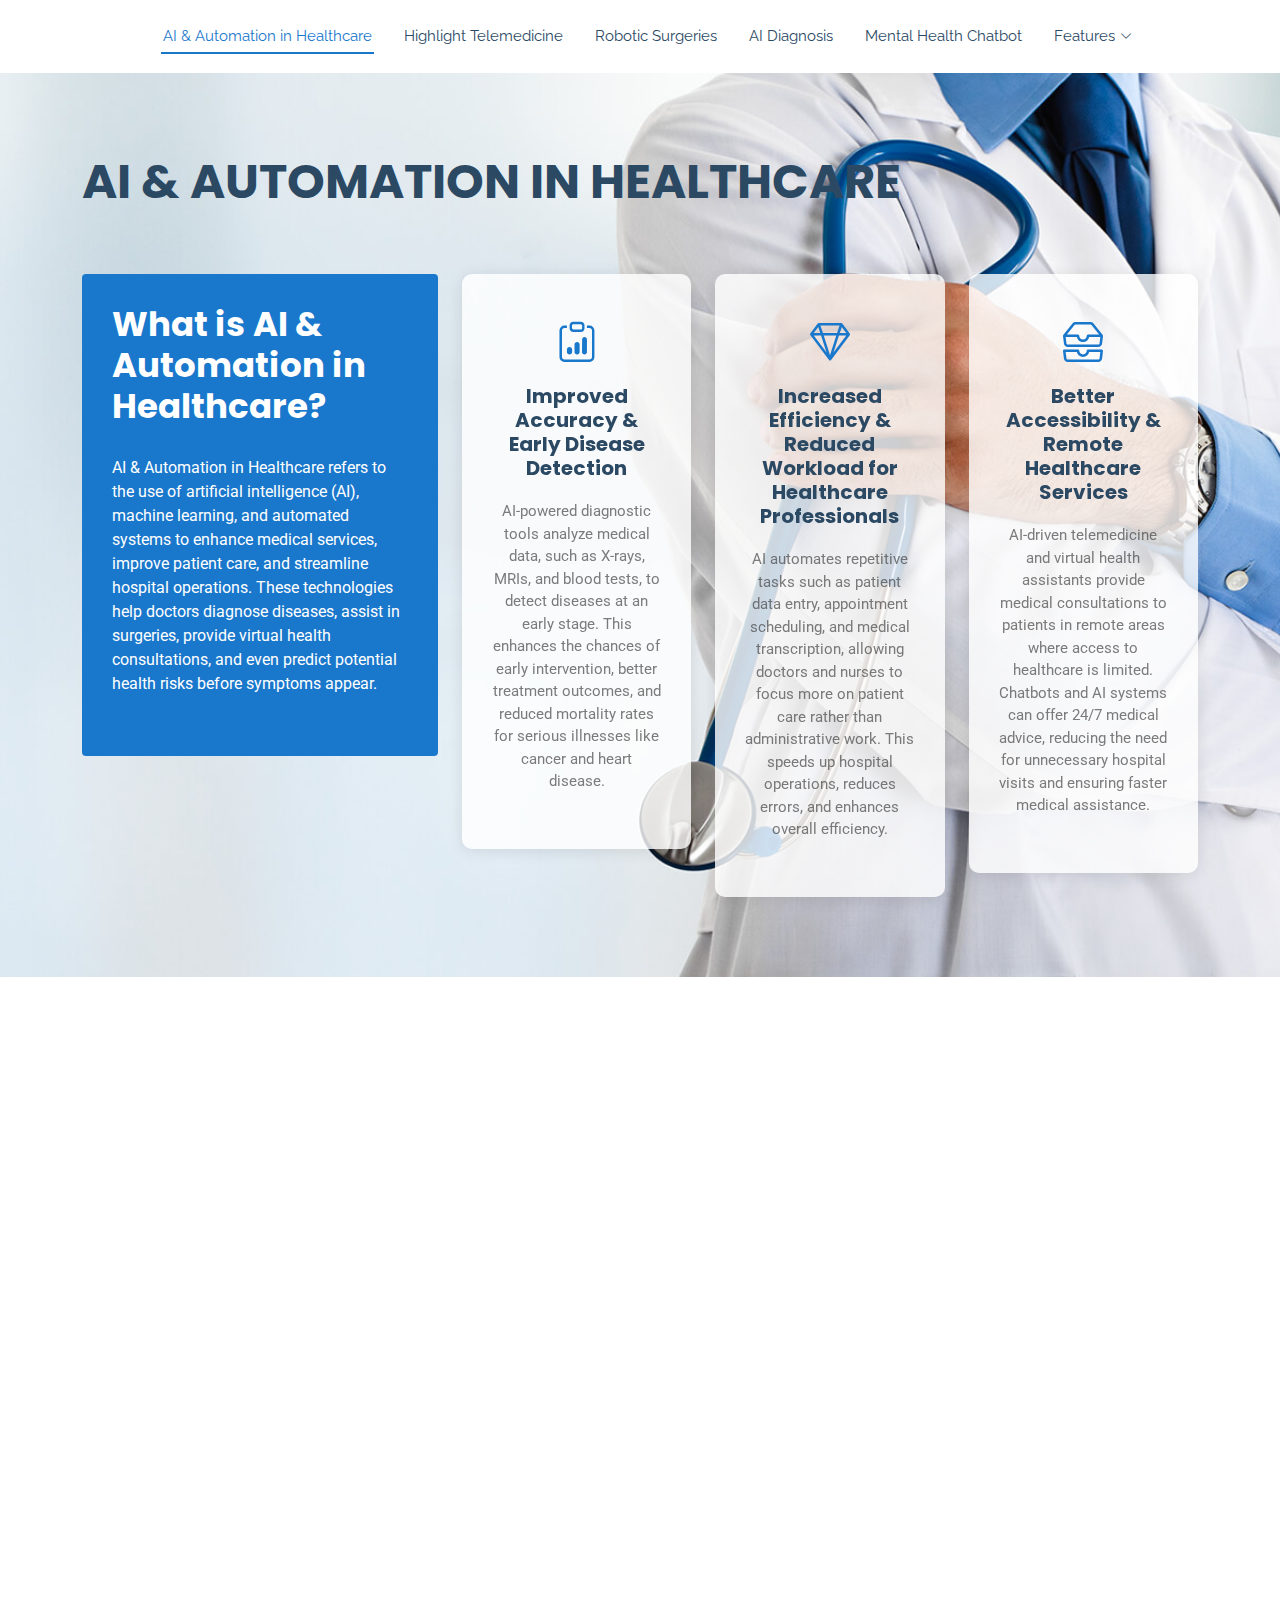
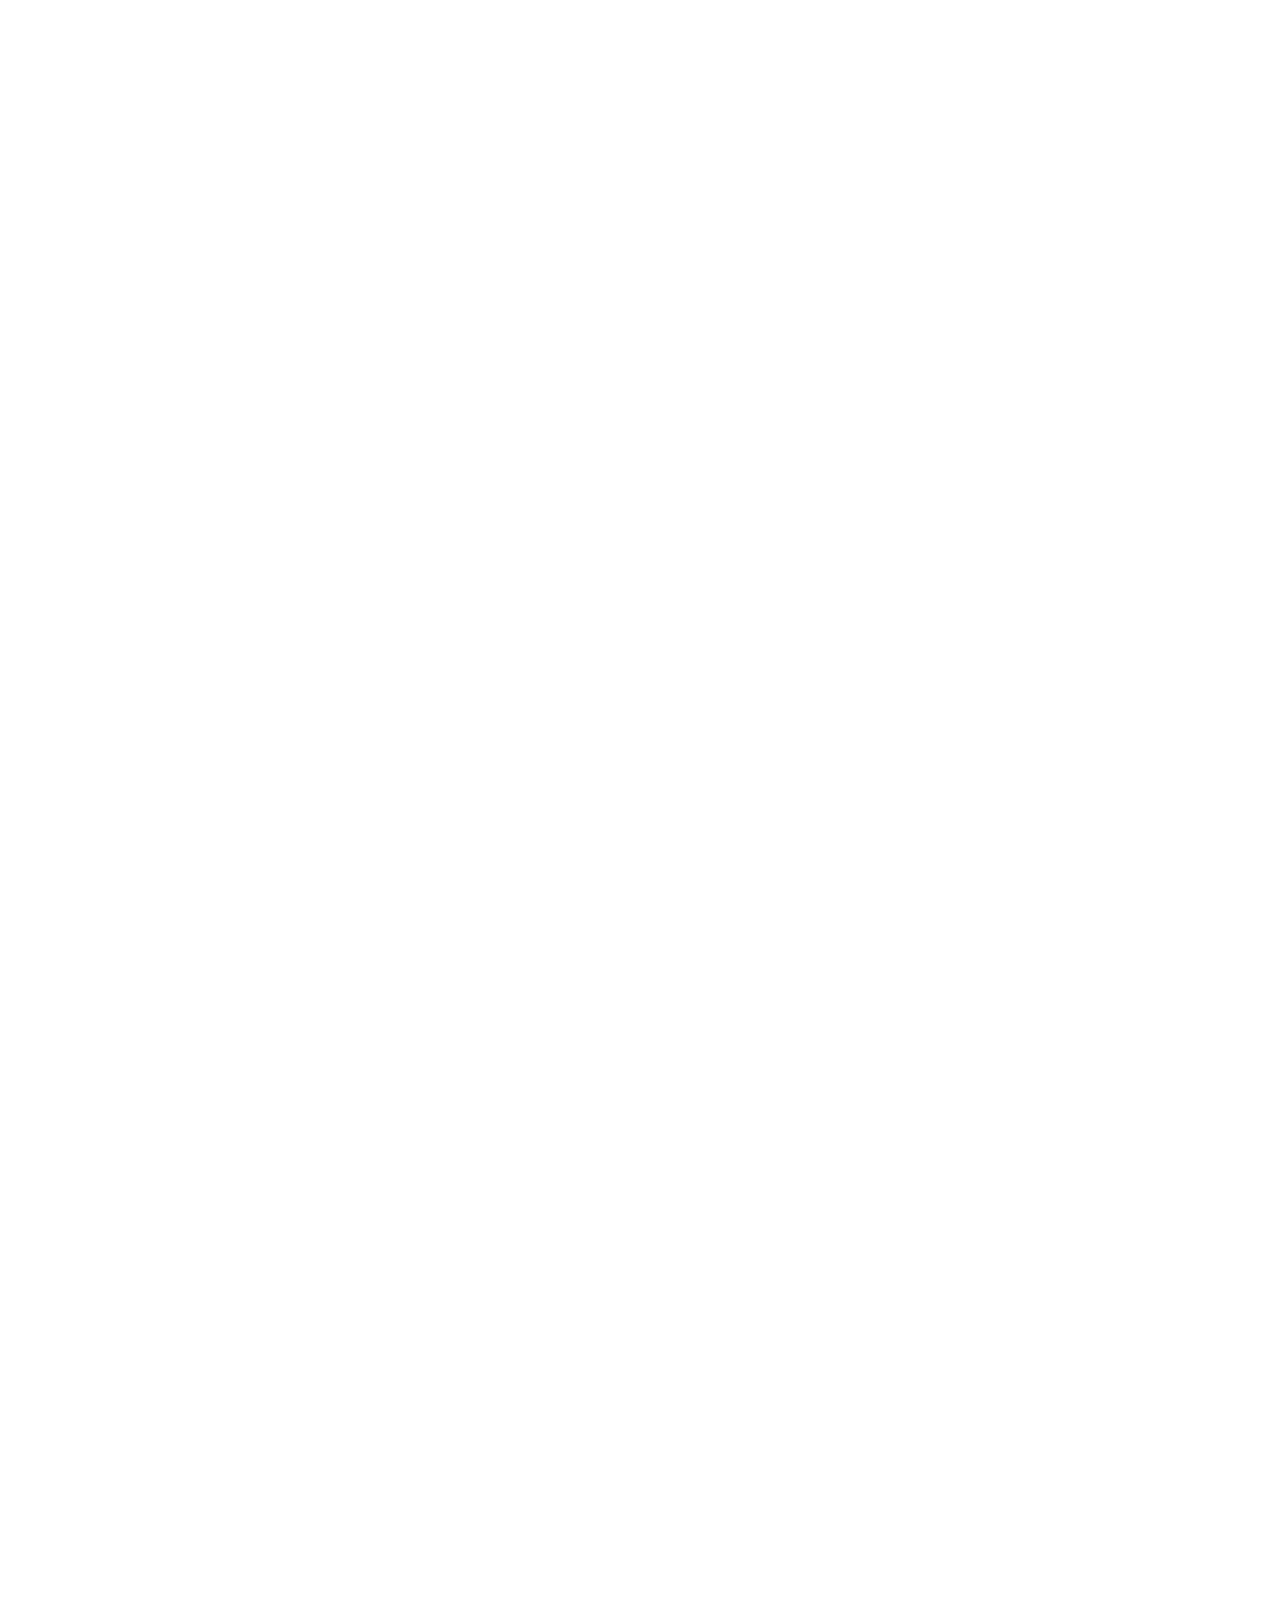
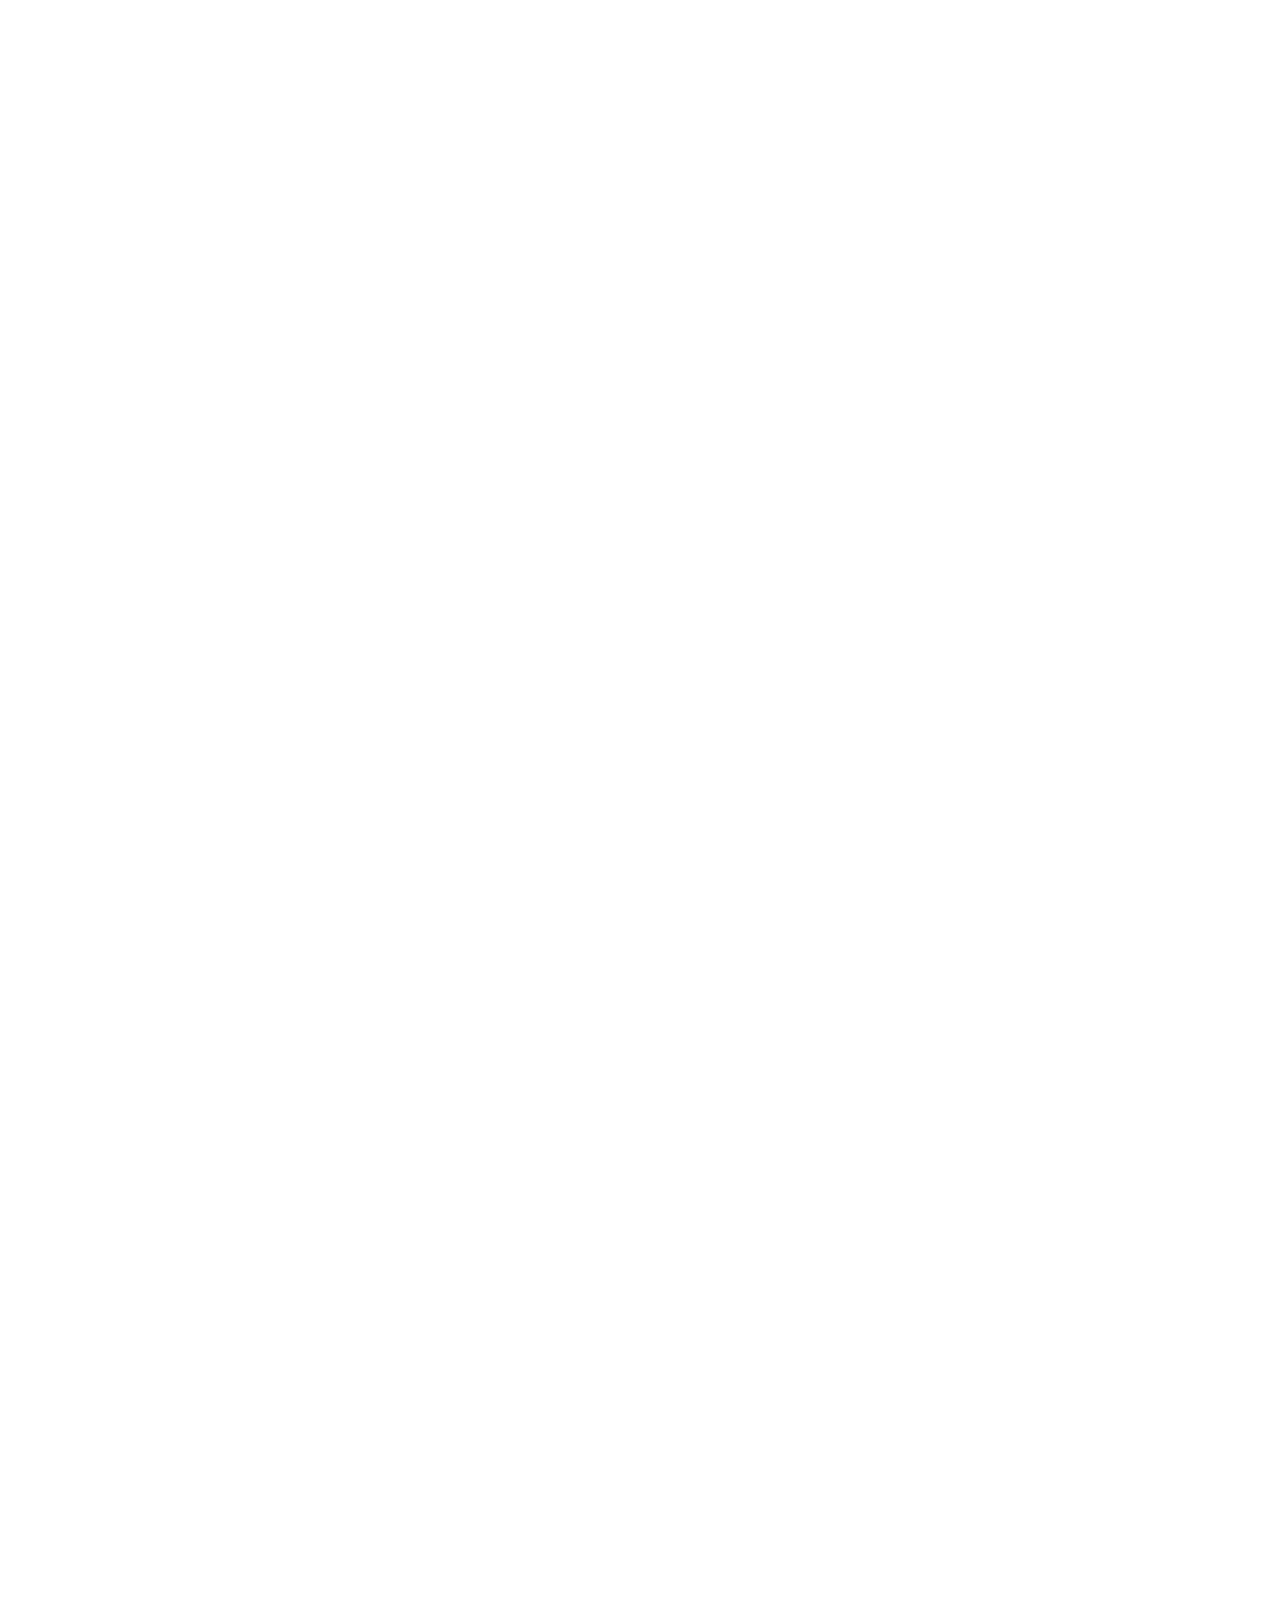
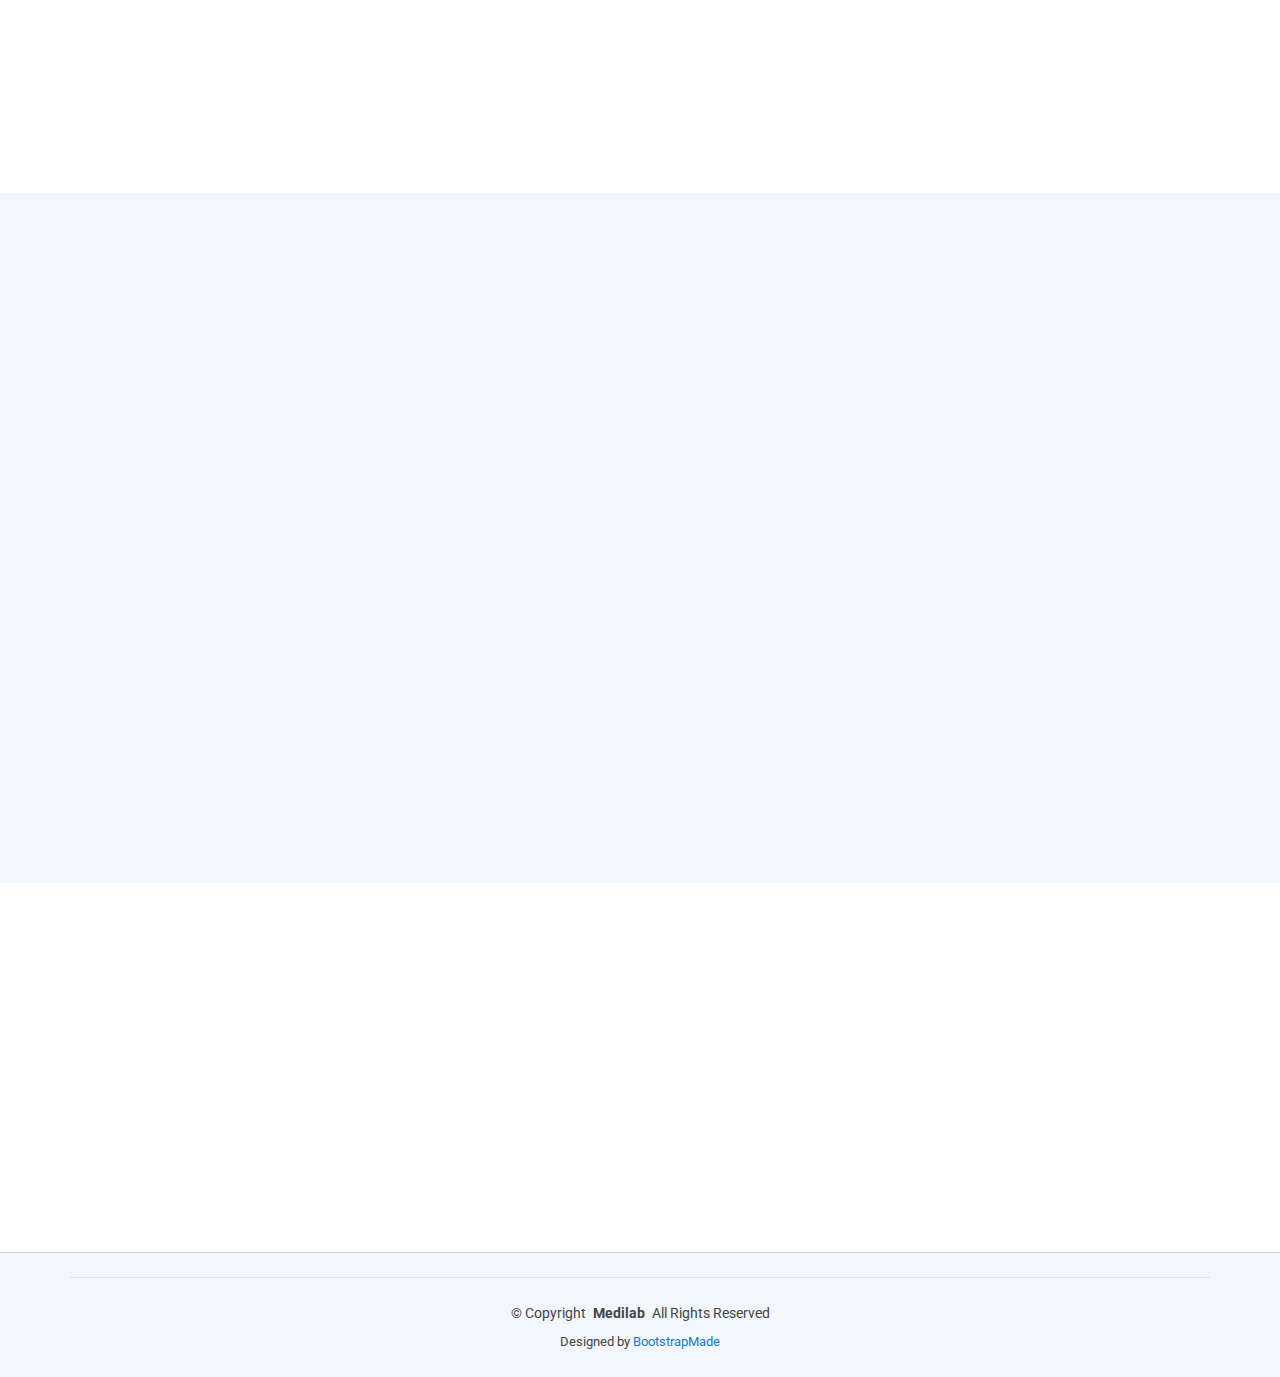
<file: index.html>
<!DOCTYPE html>
<html lang="en">

<head>
  <meta charset="utf-8">
  <meta content="width=device-width, initial-scale=1.0" name="viewport">
  <title>AI & Automation in Healthcare</title>
  <meta name="description" content="">
  <meta name="keywords" content="">

  <!-- Favicons -->
  <link href="assets/img/favicon.png" rel="icon">
  <link href="assets/img/apple-touch-icon.png" rel="apple-touch-icon">

  <!-- Fonts -->
  <link href="https://fonts.googleapis.com" rel="preconnect">
  <link href="https://fonts.gstatic.com" rel="preconnect" crossorigin>
  <link href="https://fonts.googleapis.com/css2?family=Roboto:ital,wght@0,100;0,300;0,400;0,500;0,700;0,900;1,100;1,300;1,400;1,500;1,700;1,900&family=Poppins:ital,wght@0,100;0,200;0,300;0,400;0,500;0,600;0,700;0,800;0,900;1,100;1,200;1,300;1,400;1,500;1,600;1,700;1,800;1,900&family=Raleway:ital,wght@0,100;0,200;0,300;0,400;0,500;0,600;0,700;0,800;0,900;1,100;1,200;1,300;1,400;1,500;1,600;1,700;1,800;1,900&display=swap" rel="stylesheet">

  <!-- Vendor CSS Files -->
  <link href="assets/vendor/bootstrap/css/bootstrap.min.css" rel="stylesheet">
  <link href="assets/vendor/bootstrap-icons/bootstrap-icons.css" rel="stylesheet">
  <link href="assets/vendor/aos/aos.css" rel="stylesheet">
  <link href="assets/vendor/fontawesome-free/css/all.min.css" rel="stylesheet">
  <link href="assets/vendor/glightbox/css/glightbox.min.css" rel="stylesheet">
  <link href="assets/vendor/swiper/swiper-bundle.min.css" rel="stylesheet">

  <!-- Main CSS File -->
  <link href="assets/css/main.css" rel="stylesheet">

  <!-- =======================================================
  * Template Name: Medilab
  * Template URL: https://bootstrapmade.com/medilab-free-medical-bootstrap-theme/
  * Updated: Aug 07 2024 with Bootstrap v5.3.3
  * Author: BootstrapMade.com
  * License: https://bootstrapmade.com/license/
  ======================================================== -->
</head>

<body class="index-page">

  <header id="header" class="header sticky-top">
    
        <div class="branding d-flex align-items-center">

      <div class="container position-relative d-flex align-items-center justify-content-between">
        <a href="index.html" class="logo d-flex align-items-center me-auto">
          <!-- Uncomment the line below if you also wish to use an image logo -->
          <!-- <img src="assets/img/logo.png" alt=""> -->
          <h1 class="sitename"></h1>
        </a>
   
        <nav id="navmenu" class="navmenu">
          <ul>
            <li><a href="#hero" class="active">AI & Automation in Healthcare<br></a></li>
            <li><a href="#about">Highlight Telemedicine</a></li>
            <li><a href="#services">Robotic Surgeries</a></li>
            <li><a href="#departments">AI Diagnosis</a></li>
            <li><a href="#doctors">Mental Health Chatbot</a></li>
            <li class="dropdown"><a href="#"><span>Features</span> <i class="bi bi-chevron-down toggle-dropdown"></i></a>
              <ul>
                <li><a href="chatbot.html">Virtual Doctor Assistant</a></li>
                <li><a href="system-checker.html">Symptom Checker</a></li>
                <li><a href="timeline.html">Health Timeline</a></li>
              </ul>
            </li>
          </ul>
          <i class="mobile-nav-toggle d-xl-none bi bi-list"></i>
        </nav>

      </div>

    </div>

  </header>

  <main class="main">

    <!-- AI & Automation in Healthcare -->
    <section id="hero" class="hero section light-background">

      <img src="assets/img/hero-bg.jpg" alt="" data-aos="fade-in">

      <div class="container position-relative">

        <div class="welcome position-relative" data-aos="fade-down" data-aos-delay="100">
          <h2>AI & AUTOMATION IN HEALTHCARE</h2>
        </div><!-- End Welcome -->

        <div class="content row gy-4">
          <div class="col-lg-4 d-flex align-items-stretch">
            <div class="why-box" data-aos="zoom-out" data-aos-delay="200">
              <h3>What is AI & Automation in Healthcare?</h3>
              <p>
                AI & Automation in Healthcare refers to the use of artificial intelligence (AI), machine learning, and automated systems to enhance medical services, improve patient care, and streamline hospital operations. These technologies help doctors diagnose diseases, assist in surgeries, provide virtual health consultations, and even predict potential health risks before symptoms appear.
              </p>
            </div>
          </div><!-- End Why Box -->

          <div class="col-lg-8 d-flex align-items-stretch">
            <div class="d-flex flex-column justify-content-center">
              <div class="row gy-4">

                <div class="col-xl-4 d-flex align-items-stretch">
                  <div class="icon-box" data-aos="zoom-out" data-aos-delay="300">
                    <i class="bi bi-clipboard-data"></i>
                    <h4>Improved Accuracy & Early Disease Detection</h4>
                    <p>AI-powered diagnostic tools analyze medical data, such as X-rays, MRIs, and blood tests, to detect diseases at an early stage. This enhances the chances of early intervention, better treatment outcomes, and reduced mortality rates for serious illnesses like cancer and heart disease.</p>
                  </div>
                </div><!-- End Icon Box -->

                <div class="col-xl-4 d-flex align-items-stretch">
                  <div class="icon-box" data-aos="zoom-out" data-aos-delay="400">
                    <i class="bi bi-gem"></i>
                    <h4>Increased Efficiency & Reduced Workload for Healthcare Professionals</h4>
                    <p>AI automates repetitive tasks such as patient data entry, appointment scheduling, and medical transcription, allowing doctors and nurses to focus more on patient care rather than administrative work. This speeds up hospital operations, reduces errors, and enhances overall efficiency.</p>
                  </div>
                </div><!-- End Icon Box -->

                <div class="col-xl-4 d-flex align-items-stretch">
                  <div class="icon-box" data-aos="zoom-out" data-aos-delay="500">
                    <i class="bi bi-inboxes"></i>
                    <h4>Better Accessibility & Remote Healthcare Services</h4>
                    <p>AI-driven telemedicine and virtual health assistants provide medical consultations to patients in remote areas where access to healthcare is limited. Chatbots and AI systems can offer 24/7 medical advice, reducing the need for unnecessary hospital visits and ensuring faster medical assistance.</p>
                  </div>
                </div><!-- End Icon Box -->

              </div>
            </div>
          </div>
        </div><!-- End  Content-->

      </div>

    </section><!-- /AI & Automation in Healthcare -->

    <!-- Highlight Telemedicine -->
    <section id="about" class="about section">

      <div class="container">

        <div class="row gy-4 gx-5">

          <div class="col-lg-6 position-relative align-self-start" data-aos="fade-up" data-aos-delay="200">
            <img src="/assets/img/video-conferencing-in-telemedicine-scaled (1).jpg" class="img-fluid" alt="">
            <a href="https://youtube.com/watch?v=SCJnwT-h7Aw&si=LNN7nAF2E3EB4VaQ" class="glightbox pulsating-play-btn"></a>
          </div>

           <div class="col-lg-6 content" data-aos="fade-up" data-aos-delay="100">
            <h3><span style="font-weight: 900; font-family: Raleway">Highlight Telemedicine</span></h3>
            <p>
              Telemedicine has transformed the way healthcare is delivered by enabling remote consultations through video calls, mobile apps, and AI-powered chatbots. This innovation allows patients to receive medical advice, diagnoses, and even prescriptions without physically visiting a hospital or clinic.
            </p>
            <ul>
              <li>
                <i class="fa-solid fa-vial-circle-check"></i>
                <div>
                  <h5>Enhances early disease detection with real-time data collection.</h5>
                </div>
              </li>
              <li>
                <i class="fa-solid fa-pump-medical"></i>
                <div>
                  <h5>Increases healthcare accessibility, especially in rural areas.</h5>
                </div>
              </li>
              <li>
                <i class="fa-solid fa-heart-circle-xmark"></i>
                <div>
                  <h5>Improves patient monitoring through wearable devices and AI-assisted analytics.</h5>
                </div>
              </li>
              <li>
              <p>
              With AI-driven virtual assistants, patients can receive preliminary diagnoses and symptom assessments before consulting a doctor, improving efficiency and reducing unnecessary hospital visits..
            </p>
            </li>
            </ul>
          </div>

        </div>

      </div>

    </section><!-- /Highlight Telemedicine-->
    
    <!-- Robotic Surgeries -->
    <section id="services" class="services section">
      
      <div class="container">

        <div class="row align-items-center">
      
      <!-- Section Title -->
      <div class="col-lg-6 content" data-aos="fade-up" data-aos-delay="100">
        <h3><span style="font-weight: 900; font-family: Raleway">Robotic Surgeries</span></h3>
        <p>Robotic-assisted surgery has transformed the healthcare industry by providing greater precision, flexibility, and control in complex procedures. These robotic systems enhance surgeons' abilities, reduce patient recovery time, and minimize surgical risks.</p>
      </div><!-- End Section Title -->

      <div class="container">

        <div class="row gy-4">

          <div class="col-lg-4 col-md-6" data-aos="fade-up" data-aos-delay="100">
            <div class="service-item  position-relative">
              <div class="icon">
                <i class="fas fa-heartbeat"></i>
              </div>
              <div style="border: 1px solid #ddd; border-radius: 10px; padding: 20px; text-align: center;">
                <img src="/assets/img/robotic-surgeries/sicropped.jpg" alt="Da Vinci Surgical System" style="width: 80%; max-width: 300px; border-radius: 10px;">
                </div>
                <h3>Da Vinci Surgical System</h3>
              <p>Provides high-definition 3D visualization and robotic arms controlled by the surgeon for minimally invasive surgeries such as prostatectomy, cardiac procedures, and gynecological surgeries.</p>
            </div>
          </div><!-- End Service Item -->

          <div class="col-lg-4 col-md-6" data-aos="fade-up" data-aos-delay="200">
            <div class="service-item position-relative">
              <div class="icon">
                <i class="fas fa-pills"></i>
              </div>
              <div style="border: 1px solid #ddd; border-radius: 10px; padding: 20px; text-align: center;">
                <img src="/assets/img/robotic-surgeries/Services_Mako_Square1-768x768.jpg.optimal.jpg" alt="Da Vinci Surgical System" style="width: 80%; max-width: 300px; border-radius: 10px;">
                </div>
                <h3>Mako Robotic-Arm Assisted Surgery</h3>
              <p>Specializes in orthopedic procedures, including knee and hip replacements. Uses CT scan-based 3D modeling for precise bone cutting and implant positioning, leading to faster recovery.</p>
            </div>
          </div><!-- End Service Item -->

          <div class="col-lg-4 col-md-6" data-aos="fade-up" data-aos-delay="300">
            <div class="service-item position-relative">
              <div class="icon">
                <i class="fas fa-hospital-user"></i>
              </div>
              <div style="border: 1px solid #ddd; border-radius: 10px; padding: 20px; text-align: center;">
                <img src="/assets/img/robotic-surgeries/ck-s7-linacghosting.jpg" alt="Da Vinci Surgical System" style="width: 80%; max-width: 300px; border-radius: 10px;">
                </div>
                <h3>CyberKnife System</h3>
              <p>A non-invasive robotic radiation therapy system used for treating cancerous and non-cancerous tumors. Uses real-time imaging and AI to deliver targeted radiation with sub-millimeter accuracy, reducing damage to surrounding healthy tissues.</p>
            </div>
          </div><!-- End Service Item -->

          <div class="col-lg-4 col-md-6" data-aos="fade-up" data-aos-delay="400">
            <div class="service-item position-relative">
              <div class="icon">
                <i class="fas fa-dna"></i>
              </div>
              <div style="border: 1px solid #ddd; border-radius: 10px; padding: 20px; text-align: center;">
                <img src="/assets/img/robotic-surgeries/versius.jpg" alt="Da Vinci Surgical System" style="width: 80%; max-width: 300px; border-radius: 10px;">
                </div>
                <h3>Versius Surgical Robot</h3>
              <p>A compact, modular robotic system designed for keyhole (laparoscopic) surgeries. More accessible for hospitals with limited space and allows surgeons to work with greater precision in gastrointestinal, urological, and gynecological surgeries.</p>
            </div>
          </div><!-- End Service Item -->

          <div class="col-lg-4 col-md-6" data-aos="fade-up" data-aos-delay="500">
            <div class="service-item position-relative">
              <div class="icon">
                <i class="fas fa-wheelchair"></i>
              </div>
              <div style="border: 1px solid #ddd; border-radius: 10px; padding: 20px; text-align: center;">
                <img src="/assets/img/robotic-surgeries/hugo.png" alt="Da Vinci Surgical System" style="width: 80%; max-width: 300px; border-radius: 10px;">
                </div>
                <h3>Hugo RAS (Robotic-Assisted Surgery System)</h3>
              <p>Developed by Medtronic, this system is designed to make robotic surgery more affordable and accessible worldwide. Used in procedures like hernia repair, prostate surgeries, and general laparoscopic surgeries with improved ergonomics for surgeons.</p>
            </div>
          </div><!-- End Service Item -->

          <div class="col-lg-4 col-md-6" data-aos="fade-up" data-aos-delay="600">
            <div class="service-item position-relative">
              <div class="icon">
                <i class="fas fa-notes-medical"></i>
              </div>
              <div style="border: 1px solid #ddd; border-radius: 10px; padding: 20px; text-align: center;">
                <img src="/assets/img/robotic-surgeries/eyes.jpg" alt="Da Vinci Surgical System" style="width: 80%; max-width: 300px; border-radius: 10px;">
                </div>
                <h3>PRECEYES Surgical System</h3>
              <p>A robotic platform designed specifically for eye surgeries. Assists in delicate procedures such as retinal surgery and treating age-related macular degeneration (AMD) with unmatched precision, reducing the risk of human hand tremors.</p>
            </div>
          </div><!-- End Service Item -->

        </div>

      </div>

    </section><!-- /Robotic Surgeries-->

    <!-- AI Diagnosis -->
    <section id="departments" class="departments section">
      
      <div class="container">

        <div class="row align-items-center">

      <!-- Section Title -->
      <div class="col-lg-6 content" data-aos="fade-up" data-aos-delay="100">
        <h3><span style="font-weight: 900; font-family: Raleway">AI Diagnosis</span></h3>
        <p>AI-powered diagnostic tools are transforming healthcare by analyzing medical data, identifying patterns, and assisting doctors in detecting diseases with high accuracy.</p>
      </div><!-- End Section Title -->

      <div class="container" data-aos="fade-up" data-aos-delay="100">

        <div class="row">
          <div class="col-lg-3">
            <ul class="nav nav-tabs flex-column">
              <li class="nav-item">
                <a class="nav-link active show" data-bs-toggle="tab" href="#departments-tab-1">AI-Powered Medical Imaging Diagnosis</a>
              </li>
              <li class="nav-item">
                <a class="nav-link" data-bs-toggle="tab" href="#departments-tab-2">AI-Based Pathology Diagnosis</a>
              </li>
              <li class="nav-item">
                <a class="nav-link" data-bs-toggle="tab" href="#departments-tab-3">AI in Genetic & Genomic Diagnosis</a>
              </li>
              <li class="nav-item">
                <a class="nav-link" data-bs-toggle="tab" href="#departments-tab-4">AI-Powered Symptom Checkers & Virtual Diagnosis</a>
              </li>
              <li class="nav-item">
                <a class="nav-link" data-bs-toggle="tab" href="#departments-tab-5">AI in Infectious Disease Detection & Prediction</a>
              </li>
            </ul>
          </div>
          <div class="col-lg-9 mt-4 mt-lg-0">
            <div class="tab-content">
              <div class="tab-pane active show" id="departments-tab-1">
                <div class="row">
                  <div class="col-lg-8 details order-2 order-lg-1">
                    <h3>AI-Powered Medical Imaging Diagnosis</h3>
                    <p class="fst-italic">AI analyzes medical images such as X-rays, CT scans, MRIs, and ultrasounds to detect abnormalities and assist radiologists in diagnosis.</p>
                    <p></p>Example: AI can detect tumors, fractures, pneumonia, and stroke faster than traditional methods.</p>
                    <p>Notable AI Systems: Google’s DeepMind, IBM Watson Imaging AI, Qure.ai.</p>
                  </div>
                  <div class="col-lg-4 text-center order-1 order-lg-2">
                    <img src="assets/img/ai-diagnosis/MRI-and-Artificial-Intelligence-The-Future-of-Diagnostics.jpg" alt="" class="img-fluid">
                  </div>
                </div>
              </div>
              <div class="tab-pane" id="departments-tab-2">
                <div class="row">
                  <div class="col-lg-8 details order-2 order-lg-1">
                    <h3>AI-Based Pathology Diagnosis</h3>
                    <p class="fst-italic">AI enhances digital pathology by examining biopsy samples and detecting cancer cells with high accuracy.</p>
                    <p>AI can analyze thousands of tissue slides in minutes, helping pathologists detect diseases like breast cancer, lung cancer, and leukemia.</p>
                    <p>Notable AI Tools: Paige AI, PathAI, Ibex Medical Analytics.</p>
                  </div>
                  <div class="col-lg-4 text-center order-1 order-lg-2">
                    <img src="assets/img/ai-diagnosis/41698_2024_652_Fig5_HTML.png" alt="" class="img-fluid">
                  </div>
                </div>
              </div>
              <div class="tab-pane" id="departments-tab-3">
                <div class="row">
                  <div class="col-lg-8 details order-2 order-lg-1">
                    <h3>AI in Genetic & Genomic Diagnosis</h3>
                    <p class="fst-italic">AI analyzes DNA sequences and genetic mutations to predict a person’s risk of developing hereditary diseases such as Alzheimer’s, heart disease, and certain cancers.</p>
                    <p>Helps in personalized medicine by suggesting treatments based on an individual’s genetics.</p>
                    <p>Notable AI Systems: DeepVariant by Google, Envision Genomics AI.</p>
                  </div>
                  <div class="col-lg-4 text-center order-1 order-lg-2">
                    <img src="assets/img/ai-diagnosis/ImageForArticle_23907_16994605155791811.jpg" alt="" class="img-fluid">
                  </div>
                </div>
              </div>
              <div class="tab-pane" id="departments-tab-4">
                <div class="row">
                  <div class="col-lg-8 details order-2 order-lg-1">
                    <h3>AI-Powered Symptom Checkers & Virtual Diagnosis</h3>
                    <p class="fst-italic">AI chatbots and virtual assistants analyze patient symptoms and suggest possible conditions before visiting a doctor.</p>
                    <p>Helps users understand their health condition and whether they need urgent medical attention.</p>
                    <p>Examples: WebMD Symptom Checker, Ada Health, Buoy Health AI.</p>
                  </div>
                  <div class="col-lg-4 text-center order-1 order-lg-2">
                    <img src="/assets/img/ai-diagnosis/Symptom-Checker-y.jpg" alt="" class="img-fluid">
                  </div>
                </div>
              </div>
              <div class="tab-pane" id="departments-tab-5">
                <div class="row">
                  <div class="col-lg-8 details order-2 order-lg-1">
                    <h3>AI in Infectious Disease Detection & Prediction</h3>
                    <p class="fst-italic">AI can predict and diagnose infectious diseases by analyzing real-time data, medical reports, and epidemiological patterns.</p>
                    <p>Helps in early detection of COVID-19, flu, tuberculosis, and other outbreaks before they spread widely.</p>
                    <p>Notable AI Tools: BlueDot (COVID-19 detection), Epitrack AI, Metabiota AI.</p>
                  </div>
                  <div class="col-lg-4 text-center order-1 order-lg-2">
                    <img src="/assets/img/ai-diagnosis/249461.jpg" alt="" class="img-fluid">
                  </div>
                </div>
              </div>
            </div>
          </div>
        </div>

      </div>

    </section><!-- /AI Diagnosis -->

    <!-- Mental Health Chatbot -->
    <section id="doctors" class="doctors section">
      
      <div class="container">

        <div class="row align-items-center">

      <!-- Section Title -->
       <div class="col-lg-6 content" data-aos="fade-up" data-aos-delay="100">
        <h3><span style="font-weight: 900; font-family: Raleway">Mental Health Chatbot</span></h3>
        <p>Mental health is a growing concern, and AI chatbots are playing a crucial role in providing accessible and affordable support. These intelligent bots use natural language processing (NLP) to understand users' emotions and offer guidance based on cognitive behavioral therapy (CBT).</p>
      </div><!-- End Section Title -->

      <div class="container">

        <div class="row gy-4">

          <div class="col-lg-6" data-aos="fade-up" data-aos-delay="100">
            <div class="team-member d-flex align-items-start">
              <div class="pic"><img src="/assets/img/chatbot/0bc09dbaf032609669c167caf1bba4a2_icon.png" class="img-fluid" alt=""></div>
              <div class="member-info">
                <h4>Woebot</h4>
                <p>Uses Cognitive Behavioral Therapy (CBT) techniques to help users manage stress, anxiety, and depression.</p>
                <p>Provides daily emotional check-ins and mood tracking.</p>
                <p>Available on mobile apps (iOS & Android).</p>
              </div>
            </div>
          </div><!-- End Team Member -->

          <div class="col-lg-6" data-aos="fade-up" data-aos-delay="200">
            <div class="team-member d-flex align-items-start">
              <div class="pic"><img src="/assets/img/chatbot/IMG_20250306_001707.png" class="img-fluid" alt=""></div>
              <div class="member-info">
                <h4>Wysa</h4>
                <p>AI-driven chatbot offering guided therapy, mindfulness, and meditation exercises.</p>
                <p>Helps users with anxiety, depression, sleep issues, and self-care.</p>
                <p>Supports anonymous conversations with licensed therapists (paid feature).</p>
              </div>
            </div>
          </div><!-- End Team Member -->

          <div class="col-lg-6" data-aos="fade-up" data-aos-delay="300">
            <div class="team-member d-flex align-items-start">
              <div class="pic"><img src="/assets/img/chatbot/Replika.jpg" class="img-fluid" alt=""></div>
              <div class="member-info">
                <h4>Replika</h4>
                <p>An AI companion designed to provide emotional support and deep conversations.</p>
                <p>Helps users manage loneliness, self-reflection, and personal growth.</p>
                <p>Learns from interactions to create a more personalized experience.</p>
              </div>
            </div>
          </div><!-- End Team Member -->

          <div class="col-lg-6" data-aos="fade-up" data-aos-delay="400">
            <div class="team-member d-flex align-items-start">
              <div class="pic"><img src="/assets/img/chatbot/IMG_20250306_002358.jpg" class="img-fluid" alt=""></div>
              <div class="member-info">
                <h4>Youper</h4>
                <p>AI-powered emotional health assistant based on CBT, mindfulness, and emotional intelligence.</p>
                <p>Tracks mood patterns and suggests activities for stress relief and self-improvement.</p>
                <p>Connects users with human therapists for deeper therapy sessions (premium feature).</p>
              </div>
            </div>
          </div><!-- End Team Member -->

        </div>

      </div>

    </section><!-- /Mental Health Chatbot -->
    
    <!-- Faq Section -->
    <section id="faq" class="faq section light-background">
      
      <div class="container">

        <div class="row align-items-center">

      <!-- Section Title -->
       <div class="col-lg-6 content" data-aos="fade-up" data-aos-delay="100">
        <h3><span style="font-weight: 900; font-family: Raleway">Frequently Asked Questions</span></h3>
      </div><!-- End Section Title -->

      <div class="container">

        <div class="row justify-content-center">

          <div class="col-lg-10" data-aos="fade-up" data-aos-delay="100">

            <div class="faq-container">

              <div class="faq-item faq-active">
                <h3>How is AI being used in healthcare today?</h3>
                <div class="faq-content">
                  <p>AI is being used for medical imaging analysis, drug discovery, virtual health assistants, predictive analytics, robotic surgery, and personalized treatment recommendations.</p>
                </div>
                <i class="faq-toggle bi bi-chevron-right"></i>
              </div><!-- End Faq item-->

              <div class="faq-item">
                <h3>Can AI replace doctors and healthcare professionals?</h3>
                <div class="faq-content">
                  <p>No, AI is meant to assist doctors by improving diagnosis, automating administrative tasks, and enhancing patient care, but human expertise and decision-making remain essential.</p>
                </div>
                <i class="faq-toggle bi bi-chevron-right"></i>
              </div><!-- End Faq item-->

              <div class="faq-item">
                <h3>How does AI improve medical diagnosis?</h3>
                <div class="faq-content">
                  <p>AI can analyze large amounts of medical data, detect patterns, and provide faster and more accurate diagnoses, particularly in fields like radiology, pathology, and dermatology.</p>
                </div>
                <i class="faq-toggle bi bi-chevron-right"></i>
              </div><!-- End Faq item-->

              <div class="faq-item">
                <h3>What are the benefits of automation in healthcare?</h3>
                <div class="faq-content">
                  <p>Automation reduces human errors, speeds up administrative tasks, improves workflow efficiency, enhances patient monitoring, and allows healthcare professionals to focus more on patient care.</p>
                </div>
                <i class="faq-toggle bi bi-chevron-right"></i>
              </div><!-- End Faq item-->

              <div class="faq-item">
                <h3>Are there ethical concerns with AI in healthcare?</h3>
                <div class="faq-content">
                  <p>Yes, concerns include data privacy, bias in AI models, accountability for AI-driven decisions, and ensuring AI does not replace human compassion in healthcare.</p>
                </div>
                <i class="faq-toggle bi bi-chevron-right"></i>
              </div><!-- End Faq item-->

              <div class="faq-item">
                <h3>What is the future of AI and automation in healthcare?</h3>
                <div class="faq-content">
                  <p>AI is expected to further advance personalized medicine, robotic surgeries, automated diagnostics, and predictive healthcare, making treatments more effective and accessible.</p>
                </div>
                <i class="faq-toggle bi bi-chevron-right"></i>
              </div><!-- End Faq item-->

            </div>

          </div><!-- End Faq Column-->

        </div>

      </div>

    </section><!-- /Faq Section -->

    <!-- Testimonials Section -->
    <section id="testimonials" class="testimonials section">

      <div class="container">

        <div class="row align-items-center">

          <div class="col-lg-6 content" data-aos="fade-up" data-aos-delay="100">
            <h3><span style="font-weight: 900; font-family: Raleways">Members</span></span></h3>
          </div>

          <div class="col-lg-7" data-aos="fade-up" data-aos-delay="200">

            <div class="swiper init-swiper">
              <script type="application/json" class="swiper-config">
                {
                  "loop": true,
                  "speed": 600,
                  "autoplay": {
                    "delay": 5000
                  },
                  "slidesPerView": "auto",
                  "pagination": {
                    "el": ".swiper-pagination",
                    "type": "bullets",
                    "clickable": true
                  }
                }
              </script>
              <div class="swiper-wrapper">

                <div class="swiper-slide">
                  <div class="testimonial-item">
                    <div class="d-flex">
                      <img src="/assets/img/members/jessa.jpg" class="testimonial-img flex-shrink-0" alt="">
                      <div>
                        <h3>Azarcon, Jessa G.</h3>
                        <h4>BSIT 2-3</h4>
                      </div>
                    </div>
                  </div>
                </div><!-- End testimonial item -->

                <div class="swiper-slide">
                  <div class="testimonial-item">
                    <div class="d-flex">
                      <img src="/assets/img/members/christine.jpg" class="testimonial-img flex-shrink-0" alt="">
                      <div>
                        <h3>Baniel, Christine E.</h3>
                        <h4>BSIT 2-3</h4>
                      </div>
                    </div>
                  </div>
                </div><!-- End testimonial item -->

                <div class="swiper-slide">
                  <div class="testimonial-item">
                    <div class="d-flex">
                      <img src="/assets/img/members/darrein.jpg" class="testimonial-img flex-shrink-0" alt="">
                      <div>
                        <h3>Geremias, Darrein G.</h3>
                        <h4>BSIT 2-3</h4>
                      </div>
                    </div>
                  </div>
                </div><!-- End testimonial item -->

                <div class="swiper-slide">
                  <div class="testimonial-item">
                    <div class="d-flex">
                      <img src="/assets/img/members/riona.jpg" class="testimonial-img flex-shrink-0" alt="">
                      <div>
                        <h3>Monticalbo, Jimwel O.</h3>
                        <h4>BSIT 2-3</h4>
                      </div>
                    </div>
                  </div>
                </div><!-- End testimonial item -->

                <div class="swiper-slide">
                  <div class="testimonial-item">
                    <div class="d-flex">
                      <img src="/assets/img/members/jm.jpg" class="testimonial-img flex-shrink-0" alt="">
                      <div>
                        <h3>Victoria, Jonh Mark</h3>
                        <h4>BSIT 2-3</h4>
                      </div>
                    </div>
                  </div>
                </div><!-- End testimonial item -->

              </div>
              <div class="swiper-pagination"></div>
            </div>

          </div>

        </div>

      </div>

    </section><!-- /Testimonials Section -->

  </main>

  <footer id="footer" class="footer light-background">
    <div class="container copyright text-center mt-4">
      <p>© <span>Copyright</span> <strong class="px-1 sitename">Medilab</strong> <span>All Rights Reserved</span></p>
      <div class="credits">
        <!-- All the links in the footer should remain intact. -->
        <!-- You can delete the links only if you've purchased the pro version. -->
        <!-- Licensing information: https://bootstrapmade.com/license/ -->
        <!-- Purchase the pro version with working PHP/AJAX contact form: [buy-url] -->
        Designed by <a href="https://bootstrapmade.com/">BootstrapMade</a>
      </div>
    </div>

  </footer>

  <!-- Scroll Top -->
  <a href="#" id="scroll-top" class="scroll-top d-flex align-items-center justify-content-center"><i class="bi bi-arrow-up-short"></i></a>

  <!-- Preloader -->
  <div id="preloader"></div>

  <!-- Vendor JS Files -->
  <script src="assets/vendor/bootstrap/js/bootstrap.bundle.min.js"></script>
  <script src="assets/vendor/php-email-form/validate.js"></script>
  <script src="assets/vendor/aos/aos.js"></script>
  <script src="assets/vendor/glightbox/js/glightbox.min.js"></script>
  <script src="assets/vendor/purecounter/purecounter_vanilla.js"></script>
  <script src="assets/vendor/swiper/swiper-bundle.min.js"></script>

  <!-- Main JS File -->
  <script src="assets/js/main.js"></script>

</body>

</html>
</file>
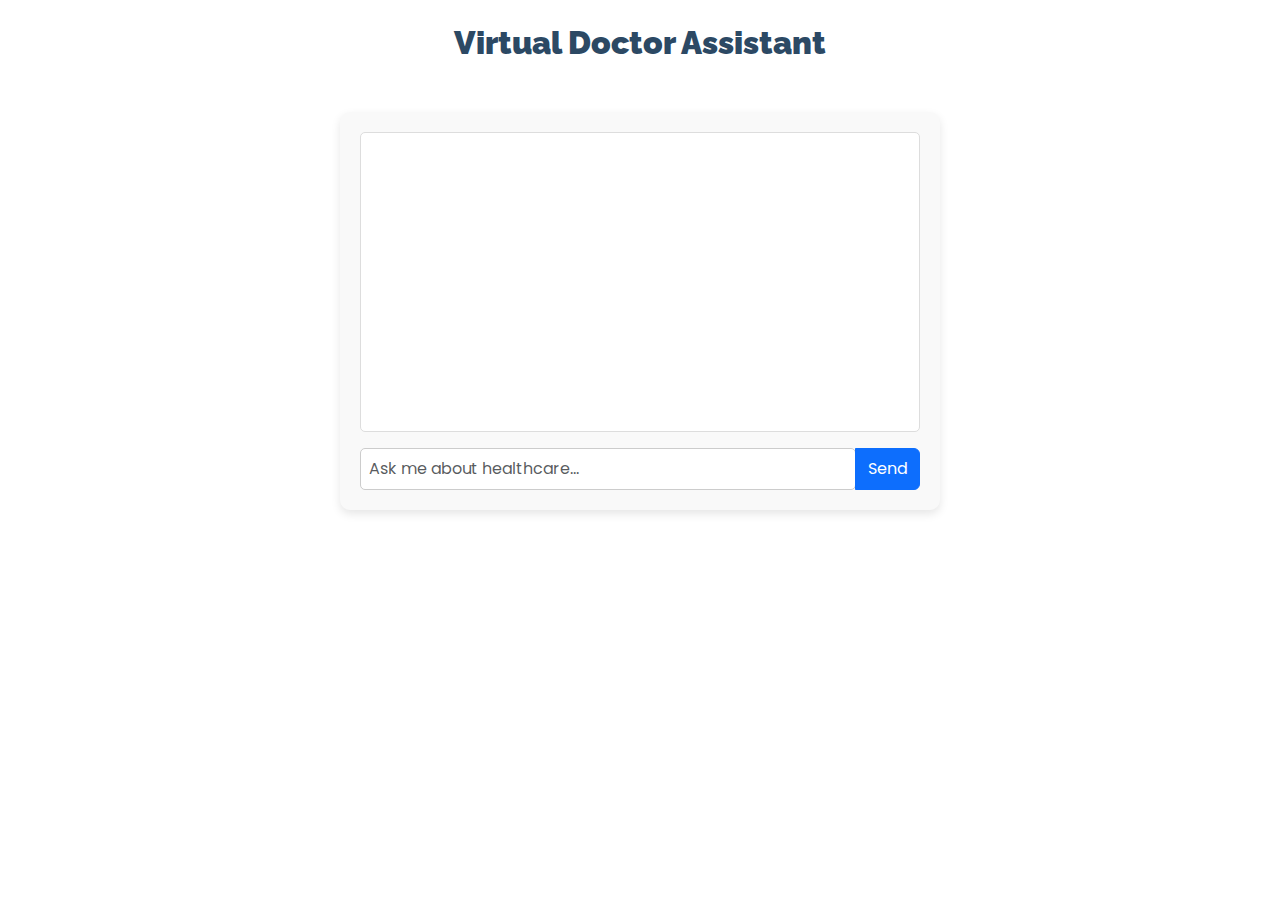
<file: chatbot.html>
<!DOCTYPE html>
<html lang="en">

<head>
  <!-- Fonts -->
  <link href="https://fonts.googleapis.com" rel="preconnect">
  <link href="https://fonts.gstatic.com" rel="preconnect" crossorigin>
  <link href="https://fonts.googleapis.com/css2?family=Roboto:ital,wght@0,100;0,300;0,400;0,500;0,700;0,900;1,100;1,300;1,400;1,500;1,700;1,900&family=Poppins:ital,wght@0,100;0,200;0,300;0,400;0,500;0,600;0,700;0,800;0,900;1,100;1,200;1,300;1,400;1,500;1,600;1,700;1,800;1,900&family=Raleway:ital,wght@0,100;0,200;0,300;0,400;0,500;0,600;0,700;0,800;0,900;1,100;1,200;1,300;1,400;1,500;1,600;1,700;1,800;1,900&display=swap" rel="stylesheet">
  
  <meta charset="UTF-8">
  <meta name="viewport" content="width=device-width, initial-scale=1.0">
  <title>Virtual Doctor Assistant</title>

  <!-- Bootstrap CSS -->
  <link href="assets/vendor/bootstrap/css/bootstrap.min.css" rel="stylesheet">
  <link href="assets/css/main.css" rel="stylesheet">

  <style>
    /* Chatbot Styling */
/* Apply to the whole page */
body {
    font-family: 'Poppins', sans-serif;
    font-weight: 900; /* Adjust as needed (100 = thin, 900 = thick) */
}

/* Make headings thicker */
h1, h2, h3 {
    font-family: 'Raleway', sans-serif;
    font-weight: 900; /* 700 = bold, 800-900 = extra bold */
}

/* Make paragraph text fatter */
p {
    font-family: 'Roboto', sans-serif;
    font-weight: 500; /* Adjust for better readability */
}

.chat-container {
    max-width: 600px;
    margin: 50px auto;
    padding: 20px;
    border-radius: 10px;
    background: #f9f9f9;
    box-shadow: 0 4px 10px rgba(0, 0, 0, 0.1);
}

.chat-box {
    height: 300px;
    overflow-y: auto;
    padding: 10px;
    border-radius: 5px;
    border: 1px solid #ddd;
    background: #fff;
}

.chat-message {
    margin-bottom: 10px;
    padding: 8px;
    border-radius: 5px;
    max-width: 80%;
}

.user-message {
    text-align: right;
    background: #007bff;
    color: white;
    margin-left: auto;
}

.bot-message {
    text-align: left;
    background: #f1f1f1;
    color: black;
}

#user-input {
    width: 80%;
    padding: 8px;
    border-radius: 5px;
    border: 1px solid #ccc;
}

.send-btn {
    padding: 8px 15px;
    border-radius: 5px;
    background: #007bff;
    color: white;
    border: none;
    cursor: pointer;
}

.send-btn:hover {
    background: #0056b3;
}
  </style>
</head>

<body>

  <div class="container">
    <h2 class="text-center mt-4">Virtual Doctor Assistant</h2>
    <div class="chat-container">
      <div class="chat-box" id="chat-box"></div>
      <div class="input-group mt-3">
        <input type="text" id="user-input" class="form-control" placeholder="Ask me about healthcare...">
        <button class="btn btn-primary" onclick="getResponse()">Send</button>
      </div>
    </div>
  </div>

  <script src="assets/js/chatbot.js"></script>

</body>
</html>
</file>
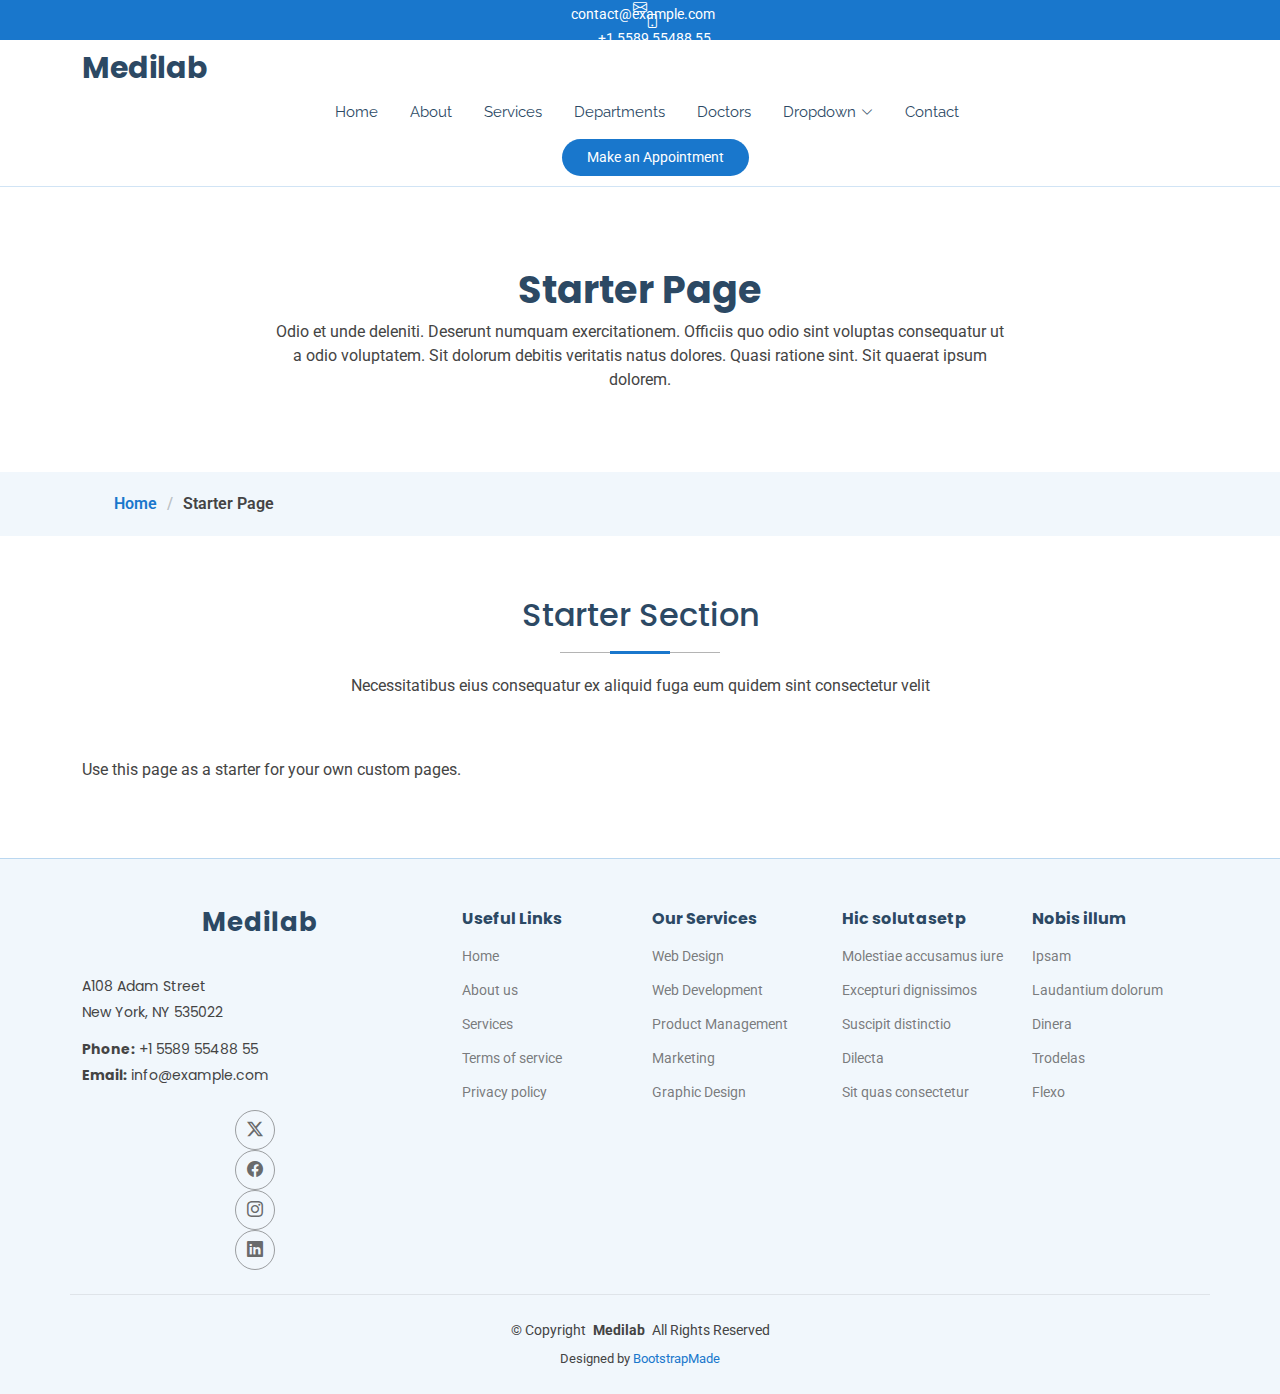
<file: starter-page.html>
<!DOCTYPE html>
<html lang="en">

<head>
  <meta charset="utf-8">
  <meta content="width=device-width, initial-scale=1.0" name="viewport">
  <title>Starter Page - Medilab Bootstrap Template</title>
  <meta name="description" content="">
  <meta name="keywords" content="">

  <!-- Favicons -->
  <link href="assets/img/favicon.png" rel="icon">
  <link href="assets/img/apple-touch-icon.png" rel="apple-touch-icon">

  <!-- Fonts -->
  <link href="https://fonts.googleapis.com" rel="preconnect">
  <link href="https://fonts.gstatic.com" rel="preconnect" crossorigin>
  <link href="https://fonts.googleapis.com/css2?family=Roboto:ital,wght@0,100;0,300;0,400;0,500;0,700;0,900;1,100;1,300;1,400;1,500;1,700;1,900&family=Poppins:ital,wght@0,100;0,200;0,300;0,400;0,500;0,600;0,700;0,800;0,900;1,100;1,200;1,300;1,400;1,500;1,600;1,700;1,800;1,900&family=Raleway:ital,wght@0,100;0,200;0,300;0,400;0,500;0,600;0,700;0,800;0,900;1,100;1,200;1,300;1,400;1,500;1,600;1,700;1,800;1,900&display=swap" rel="stylesheet">

  <!-- Vendor CSS Files -->
  <link href="assets/vendor/bootstrap/css/bootstrap.min.css" rel="stylesheet">
  <link href="assets/vendor/bootstrap-icons/bootstrap-icons.css" rel="stylesheet">
  <link href="assets/vendor/aos/aos.css" rel="stylesheet">
  <link href="assets/vendor/fontawesome-free/css/all.min.css" rel="stylesheet">
  <link href="assets/vendor/glightbox/css/glightbox.min.css" rel="stylesheet">
  <link href="assets/vendor/swiper/swiper-bundle.min.css" rel="stylesheet">

  <!-- Main CSS File -->
  <link href="assets/css/main.css" rel="stylesheet">

  <!-- =======================================================
  * Template Name: Medilab
  * Template URL: https://bootstrapmade.com/medilab-free-medical-bootstrap-theme/
  * Updated: Aug 07 2024 with Bootstrap v5.3.3
  * Author: BootstrapMade.com
  * License: https://bootstrapmade.com/license/
  ======================================================== -->
</head>

<body class="starter-page-page">

  <header id="header" class="header sticky-top">

    <div class="topbar d-flex align-items-center">
      <div class="container d-flex justify-content-center justify-content-md-between">
        <div class="contact-info d-flex align-items-center">
          <i class="bi bi-envelope d-flex align-items-center"><a href="mailto:contact@example.com">contact@example.com</a></i>
          <i class="bi bi-phone d-flex align-items-center ms-4"><span>+1 5589 55488 55</span></i>
        </div>
        <div class="social-links d-none d-md-flex align-items-center">
          <a href="#" class="twitter"><i class="bi bi-twitter-x"></i></a>
          <a href="#" class="facebook"><i class="bi bi-facebook"></i></a>
          <a href="#" class="instagram"><i class="bi bi-instagram"></i></a>
          <a href="#" class="linkedin"><i class="bi bi-linkedin"></i></a>
        </div>
      </div>
    </div><!-- End Top Bar -->

    <div class="branding d-flex align-items-center">

      <div class="container position-relative d-flex align-items-center justify-content-between">
        <a href="index.html" class="logo d-flex align-items-center me-auto">
          <!-- Uncomment the line below if you also wish to use an image logo -->
          <!-- <img src="assets/img/logo.png" alt=""> -->
          <h1 class="sitename">Medilab</h1>
        </a>

        <nav id="navmenu" class="navmenu">
          <ul>
            <li><a href="#hero">Home<br></a></li>
            <li><a href="#about">About</a></li>
            <li><a href="#services">Services</a></li>
            <li><a href="#departments">Departments</a></li>
            <li><a href="#doctors">Doctors</a></li>
            <li class="dropdown"><a href="#"><span>Dropdown</span> <i class="bi bi-chevron-down toggle-dropdown"></i></a>
              <ul>
                <li><a href="#">Dropdown 1</a></li>
                <li class="dropdown"><a href="#"><span>Deep Dropdown</span> <i class="bi bi-chevron-down toggle-dropdown"></i></a>
                  <ul>
                    <li><a href="#">Deep Dropdown 1</a></li>
                    <li><a href="#">Deep Dropdown 2</a></li>
                    <li><a href="#">Deep Dropdown 3</a></li>
                    <li><a href="#">Deep Dropdown 4</a></li>
                    <li><a href="#">Deep Dropdown 5</a></li>
                  </ul>
                </li>
                <li><a href="#">Dropdown 2</a></li>
                <li><a href="#">Dropdown 3</a></li>
                <li><a href="#">Dropdown 4</a></li>
              </ul>
            </li>
            <li><a href="#contact">Contact</a></li>
          </ul>
          <i class="mobile-nav-toggle d-xl-none bi bi-list"></i>
        </nav>

        <a class="cta-btn d-none d-sm-block" href="#appointment">Make an Appointment</a>

      </div>

    </div>

  </header>

  <main class="main">

    <!-- Page Title -->
    <div class="page-title" data-aos="fade">
      <div class="heading">
        <div class="container">
          <div class="row d-flex justify-content-center text-center">
            <div class="col-lg-8">
              <h1>Starter Page</h1>
              <p class="mb-0">Odio et unde deleniti. Deserunt numquam exercitationem. Officiis quo odio sint voluptas consequatur ut a odio voluptatem. Sit dolorum debitis veritatis natus dolores. Quasi ratione sint. Sit quaerat ipsum dolorem.</p>
            </div>
          </div>
        </div>
      </div>
      <nav class="breadcrumbs">
        <div class="container">
          <ol>
            <li><a href="index.html">Home</a></li>
            <li class="current">Starter Page</li>
          </ol>
        </div>
      </nav>
    </div><!-- End Page Title -->

    <!-- Starter Section Section -->
    <section id="starter-section" class="starter-section section">

      <!-- Section Title -->
      <div class="container section-title" data-aos="fade-up">
        <h2>Starter Section</h2>
        <p>Necessitatibus eius consequatur ex aliquid fuga eum quidem sint consectetur velit</p>
      </div><!-- End Section Title -->

      <div class="container" data-aos="fade-up">
        <p>Use this page as a starter for your own custom pages.</p>
      </div>

    </section><!-- /Starter Section Section -->

  </main>

  <footer id="footer" class="footer light-background">

    <div class="container footer-top">
      <div class="row gy-4">
        <div class="col-lg-4 col-md-6 footer-about">
          <a href="index.html" class="logo d-flex align-items-center">
            <span class="sitename">Medilab</span>
          </a>
          <div class="footer-contact pt-3">
            <p>A108 Adam Street</p>
            <p>New York, NY 535022</p>
            <p class="mt-3"><strong>Phone:</strong> <span>+1 5589 55488 55</span></p>
            <p><strong>Email:</strong> <span>info@example.com</span></p>
          </div>
          <div class="social-links d-flex mt-4">
            <a href=""><i class="bi bi-twitter-x"></i></a>
            <a href=""><i class="bi bi-facebook"></i></a>
            <a href=""><i class="bi bi-instagram"></i></a>
            <a href=""><i class="bi bi-linkedin"></i></a>
          </div>
        </div>

        <div class="col-lg-2 col-md-3 footer-links">
          <h4>Useful Links</h4>
          <ul>
            <li><a href="#">Home</a></li>
            <li><a href="#">About us</a></li>
            <li><a href="#">Services</a></li>
            <li><a href="#">Terms of service</a></li>
            <li><a href="#">Privacy policy</a></li>
          </ul>
        </div>

        <div class="col-lg-2 col-md-3 footer-links">
          <h4>Our Services</h4>
          <ul>
            <li><a href="#">Web Design</a></li>
            <li><a href="#">Web Development</a></li>
            <li><a href="#">Product Management</a></li>
            <li><a href="#">Marketing</a></li>
            <li><a href="#">Graphic Design</a></li>
          </ul>
        </div>

        <div class="col-lg-2 col-md-3 footer-links">
          <h4>Hic solutasetp</h4>
          <ul>
            <li><a href="#">Molestiae accusamus iure</a></li>
            <li><a href="#">Excepturi dignissimos</a></li>
            <li><a href="#">Suscipit distinctio</a></li>
            <li><a href="#">Dilecta</a></li>
            <li><a href="#">Sit quas consectetur</a></li>
          </ul>
        </div>

        <div class="col-lg-2 col-md-3 footer-links">
          <h4>Nobis illum</h4>
          <ul>
            <li><a href="#">Ipsam</a></li>
            <li><a href="#">Laudantium dolorum</a></li>
            <li><a href="#">Dinera</a></li>
            <li><a href="#">Trodelas</a></li>
            <li><a href="#">Flexo</a></li>
          </ul>
        </div>

      </div>
    </div>

    <div class="container copyright text-center mt-4">
      <p>© <span>Copyright</span> <strong class="px-1 sitename">Medilab</strong> <span>All Rights Reserved</span></p>
      <div class="credits">
        <!-- All the links in the footer should remain intact. -->
        <!-- You can delete the links only if you've purchased the pro version. -->
        <!-- Licensing information: https://bootstrapmade.com/license/ -->
        <!-- Purchase the pro version with working PHP/AJAX contact form: [buy-url] -->
        Designed by <a href="https://bootstrapmade.com/">BootstrapMade</a>
      </div>
    </div>

  </footer>

  <!-- Scroll Top -->
  <a href="#" id="scroll-top" class="scroll-top d-flex align-items-center justify-content-center"><i class="bi bi-arrow-up-short"></i></a>

  <!-- Preloader -->
  <div id="preloader"></div>

  <!-- Vendor JS Files -->
  <script src="assets/vendor/bootstrap/js/bootstrap.bundle.min.js"></script>
  <script src="assets/vendor/php-email-form/validate.js"></script>
  <script src="assets/vendor/aos/aos.js"></script>
  <script src="assets/vendor/glightbox/js/glightbox.min.js"></script>
  <script src="assets/vendor/purecounter/purecounter_vanilla.js"></script>
  <script src="assets/vendor/swiper/swiper-bundle.min.js"></script>

  <!-- Main JS File -->
  <script src="assets/js/main.js"></script>

</body>

</html>
</file>
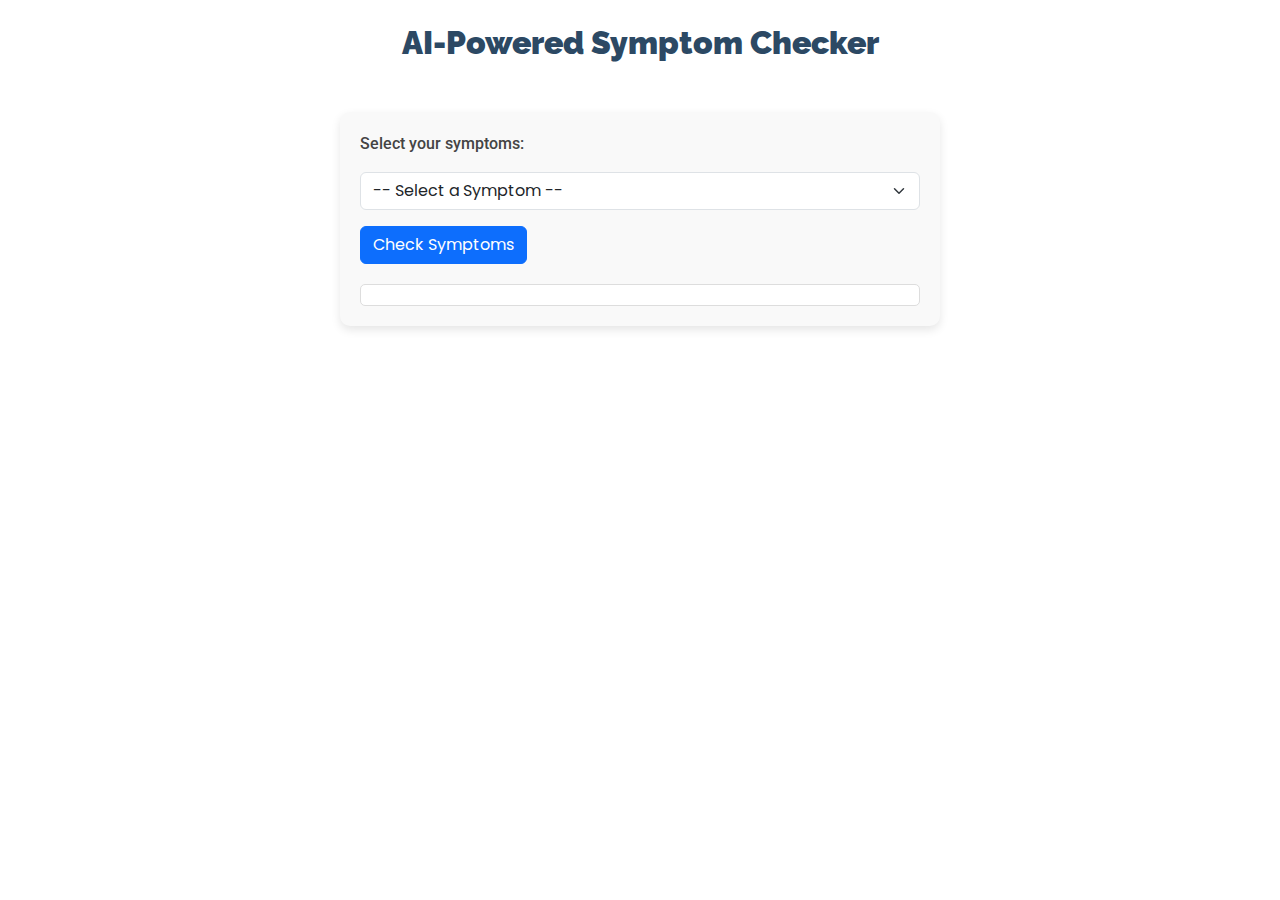
<file: system-checker.html>
<!DOCTYPE html>
<html lang="en">
<head>
  <!-- Fonts -->
<link href="https://fonts.googleapis.com" rel="preconnect">
<link href="https://fonts.gstatic.com" rel="preconnect" crossorigin>
<link href="https://fonts.googleapis.com/css2?family=Roboto:ital,wght@0,100;0,300;0,400;0,500;0,700;0,900;1,100;1,300;1,400;1,500;1,700;1,900&family=Poppins:ital,wght@0,100;0,200;0,300;0,400;0,500;0,600;0,700;0,800;0,900;1,100;1,200;1,300;1,400;1,500;1,600;1,700;1,800;1,900&family=Raleway:ital,wght@0,100;0,200;0,300;0,400;0,500;0,600;0,700;0,800;0,900;1,100;1,200;1,300;1,400;1,500;1,600;1,700;1,800;1,900&display=swap" rel="stylesheet">

  <meta charset="UTF-8">
  <meta name="viewport" content="width=device-width, initial-scale=1.0">
  <title>Symptom Checker</title>

  <!-- Bootstrap CSS -->
  <link href="assets/vendor/bootstrap/css/bootstrap.min.css" rel="stylesheet">
  <link href="assets/css/main.css" rel="stylesheet">

  <style>
    /* Styling for Symptom Checker */
    /* Apply to the whole page */
    body {
    font-family: 'Poppins', sans-serif;
    font-weight: 900; /* Adjust as needed (100 = thin, 900 = thick) */
    }

    /* Make headings thicker */
    h1, h2, h3 {
    font-family: 'Raleway', sans-serif;
    font-weight: 900; /* 700 = bold, 800-900 = extra bold */
    }

    /* Make paragraph text fatter */
    p {
    font-family: 'Roboto', sans-serif;
    font-weight: 500; /* Adjust for better readability */
    }
    
    .symptom-container {
      max-width: 600px;
      margin: 50px auto;
      padding: 20px;
      border-radius: 10px;
      background: #f9f9f9;
      box-shadow: 0 4px 10px rgba(0, 0, 0, 0.1);
    }

    .result-box {
      margin-top: 20px;
      padding: 10px;
      border-radius: 5px;
      background: #fff;
      border: 1px solid #ddd;
    }
  </style>
</head>
<body>

  <div class="container">
    <h2 class="text-center mt-4">AI-Powered Symptom Checker</h2>
    <div class="symptom-container">
      <p>Select your symptoms:</p>
      <select id="symptom-select" class="form-select">
        <option value="">-- Select a Symptom --</option>
        <option value="fever">Fever</option>
        <option value="cough">Cough</option>
        <option value="fatigue">Fatigue</option>
        <option value="headache">Headache</option>
        <option value="stomach pain">Stomach Pain</option>
        <option value="shortness of breath">Shortness of Breath</option>
        <option value="chest pain">Chest Pain</option>
        <option value="dizziness">Dizziness</option>
        <option value="sore throat">Sore Throat</option>
        <option value="joint pain">Joint Pain</option>
        <option value="nausea">Nausea</option>
        <option value="vomiting">Vomiting</option>
        <option value="diarrhea">Diarrhea</option>
        <option value="constipation">Constipation</option>
        <option value="skin rash">Skin Rash</option>
        <option value="eye redness">Eye Redness</option>
        <option value="ear pain">Ear Pain</option>
        <option value="cold hands and feet">Cold Hands and Feet</option>
        <option value="back pain">Back Pain</option>
        <option value="frequent urination">Frequent Urination</option>
        <option value="memory loss">Memory Loss</option>
      </select>
      <button type="button" class="btn btn-primary mt-3" onclick="checkSymptoms()">Check Symptoms</button>
      <div id="result" class="result-box"></div>
    </div>
  </div>

  <script src="assets/js/system-checker.js"></script>

</body>
</html>
</file>
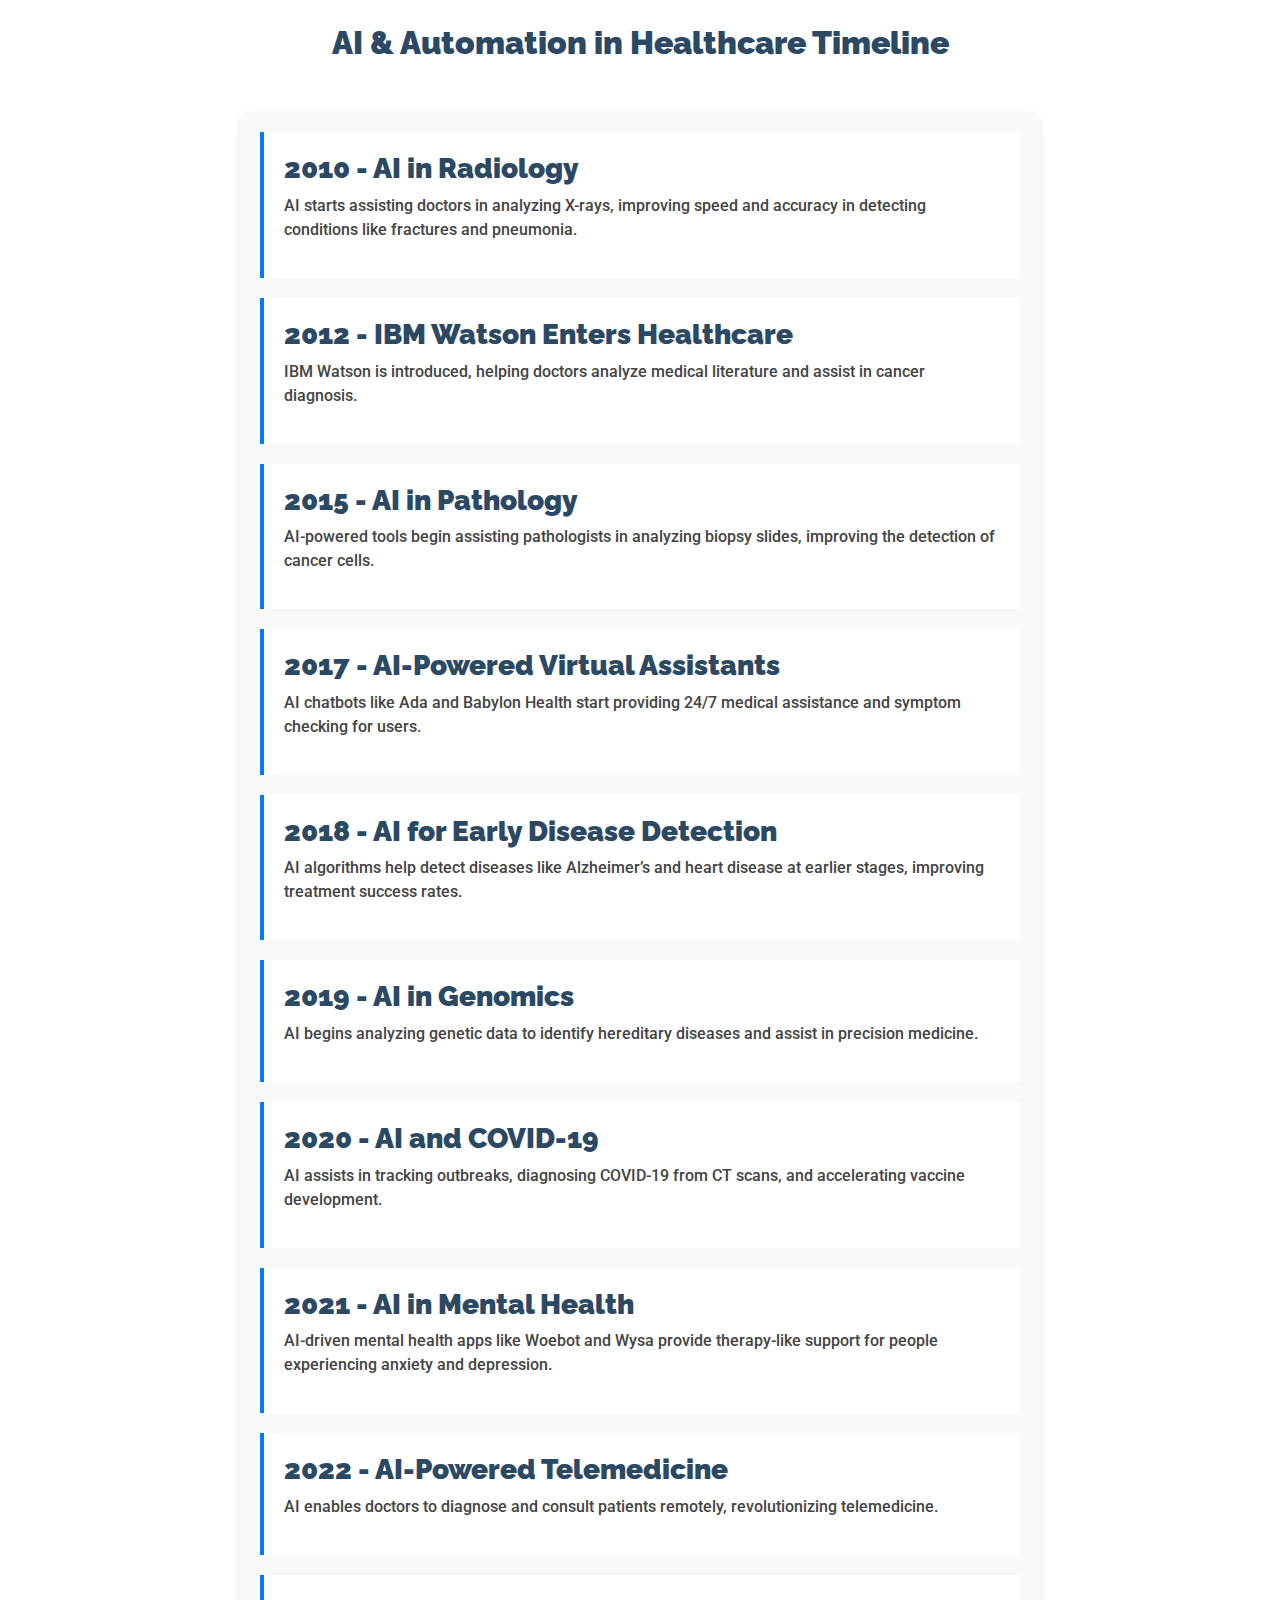
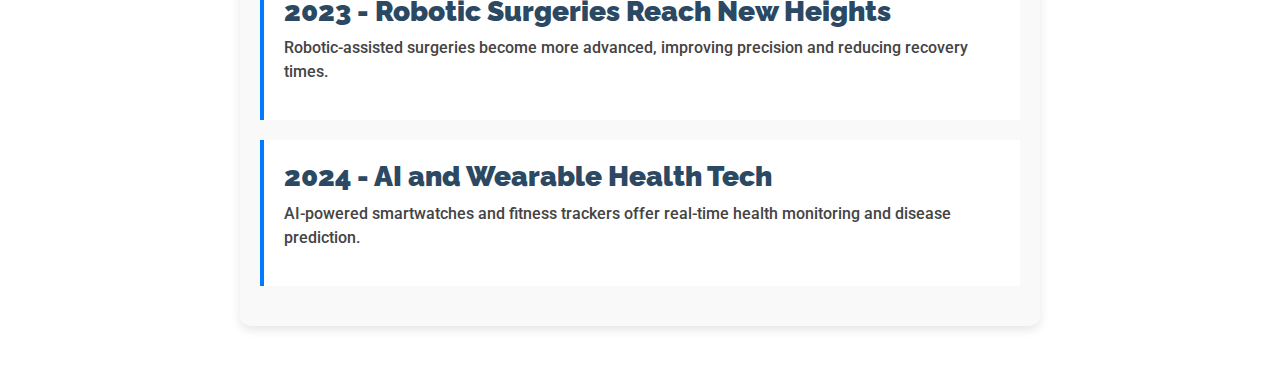
<file: timeline.html>
<!DOCTYPE html>
<html lang="en">

<head>
  <!-- Fonts -->
<link href="https://fonts.googleapis.com" rel="preconnect">
<link href="https://fonts.gstatic.com" rel="preconnect" crossorigin>
<link href="https://fonts.googleapis.com/css2?family=Roboto:ital,wght@0,100;0,300;0,400;0,500;0,700;0,900;1,100;1,300;1,400;1,500;1,700;1,900&family=Poppins:ital,wght@0,100;0,200;0,300;0,400;0,500;0,600;0,700;0,800;0,900;1,100;1,200;1,300;1,400;1,500;1,600;1,700;1,800;1,900&family=Raleway:ital,wght@0,100;0,200;0,300;0,400;0,500;0,600;0,700;0,800;0,900;1,100;1,200;1,300;1,400;1,500;1,600;1,700;1,800;1,900&display=swap" rel="stylesheet">

  <meta charset="UTF-8">
  <meta name="viewport" content="width=device-width, initial-scale=1.0">
  <title>Interactive Health Timeline</title>

  <!-- Bootstrap & Font Awesome -->
  <link href="assets/vendor/bootstrap/css/bootstrap.min.css" rel="stylesheet">
  <link href="assets/vendor/fontawesome-free/css/all.min.css" rel="stylesheet">
  <link href="assets/css/main.css" rel="stylesheet">

  <style>
    /* Apply to the whole page */
    body {
    font-family: 'Poppins', sans-serif;
    font-weight: 900; /* Adjust as needed (100 = thin, 900 = thick) */
    }

    /* Make headings thicker */
    h1, h2, h3 {
    font-family: 'Raleway', sans-serif;
    font-weight: 900; /* 700 = bold, 800-900 = extra bold */
}

    /* Make paragraph text fatter */
    p {
    font-family: 'Roboto', sans-serif;
    font-weight: 500; /* Adjust for better readability */
    }
    
    /* Timeline Container */
    .timeline-container {
      max-width: 800px;
      margin: 50px auto;
      padding: 20px;
      background: #f9f9f9;
      border-radius: 10px;
      box-shadow: 0 4px 10px rgba(0, 0, 0, 0.1);
    }

    /* Timeline List */
    .timeline {
      list-style: none;
      padding: 0;
      position: relative;
    }

    /* Timeline Items */
    .timeline li {
      padding: 20px;
      margin-bottom: 20px;
      background: #ffffff;
      border-left: 4px solid #007bff;
      text-align: left;
      animation: fadeInUp 1s ease-in-out;
      display: flex;
      align-items: flex-start;
    }

    .timeline li img {
      width: 80px;
      height: 80px;
      margin-right: 15px;
      border-radius: 10px;
      object-fit: cover;
    }

    .timeline li i {
      font-size: 24px;
      margin-right: 15px;
      color: #007bff;
    }

    /* Scroll Animation */
    @keyframes fadeInUp {
      from { opacity: 0; transform: translateY(20px); }
      to { opacity: 1; transform: translateY(0); }
    }
  </style>
</head>

<body>

  <div class="container">
    <h2 class="text-center mt-4">AI & Automation in Healthcare Timeline</h2>
    <div class="timeline-container">
      <ul class="timeline">
        <li>
          <div>
            <h3>2010 - AI in Radiology</h3>
            <p>AI starts assisting doctors in analyzing X-rays, improving speed and accuracy in detecting conditions like fractures and pneumonia.</p>
          </div>
        </li>
        <li>
          <div>
            <h3>2012 - IBM Watson Enters Healthcare</h3>
            <p>IBM Watson is introduced, helping doctors analyze medical literature and assist in cancer diagnosis.</p>
          </div>
        </li>
        <li>
          <div>
            <h3>2015 - AI in Pathology</h3>
            <p>AI-powered tools begin assisting pathologists in analyzing biopsy slides, improving the detection of cancer cells.</p>
          </div>
        </li>
        <li>
          <div>
            <h3>2017 - AI-Powered Virtual Assistants</h3>
            <p>AI chatbots like Ada and Babylon Health start providing 24/7 medical assistance and symptom checking for users.</p>
          </div>
        </li>
        <li>
          <div>
            <h3>2018 - AI for Early Disease Detection</h3>
            <p>AI algorithms help detect diseases like Alzheimer’s and heart disease at earlier stages, improving treatment success rates.</p>
          </div>
        </li>
        <li>
          <div>
            <h3>2019 - AI in Genomics</h3>
            <p>AI begins analyzing genetic data to identify hereditary diseases and assist in precision medicine.</p>
          </div>
        </li>
        <li>
          <div>
            <h3>2020 - AI and COVID-19</h3>
            <p>AI assists in tracking outbreaks, diagnosing COVID-19 from CT scans, and accelerating vaccine development.</p>
          </div>
        </li>
        <li>
          <div>
            <h3>2021 - AI in Mental Health</h3>
            <p>AI-driven mental health apps like Woebot and Wysa provide therapy-like support for people experiencing anxiety and depression.</p>
          </div>
        </li>
        <li>
          <div>
            <h3>2022 - AI-Powered Telemedicine</h3>
            <p>AI enables doctors to diagnose and consult patients remotely, revolutionizing telemedicine.</p>
          </div>
        </li>
        <li>
          <div>
            <h3>2023 - Robotic Surgeries Reach New Heights</h3>
            <p>Robotic-assisted surgeries become more advanced, improving precision and reducing recovery times.</p>
          </div>
        </li>
        <li>
          <div>
            <h3>2024 - AI and Wearable Health Tech</h3>
            <p>AI-powered smartwatches and fitness trackers offer real-time health monitoring and disease prediction.</p>
          </div>
        </li>
      </ul>
    </div>
  </div>

</body>
</html>
</file>
<file: assets/css/main.css>
/**
* Template Name: Medilab
* Template URL: https://bootstrapmade.com/medilab-free-medical-bootstrap-theme/
* Updated: Aug 07 2024 with Bootstrap v5.3.3
* Author: BootstrapMade.com
* License: https://bootstrapmade.com/license/
*/

/*--------------------------------------------------------------
# Font & Color Variables
# Help: https://bootstrapmade.com/color-system/
--------------------------------------------------------------*/
/* Fonts */
:root {
  --default-font: "Roboto",  system-ui, -apple-system, "Segoe UI", Roboto, "Helvetica Neue", Arial, "Noto Sans", "Liberation Sans", sans-serif, "Apple Color Emoji", "Segoe UI Emoji", "Segoe UI Symbol", "Noto Color Emoji";
  --heading-font: "Poppins",  sans-serif;
  --nav-font: "Raleway",  sans-serif;
}

/* Global Colors - The following color variables are used throughout the website. Updating them here will change the color scheme of the entire website */
:root { 
  --background-color: #ffffff; /* Background color for the entire website, including individual sections */
  --default-color: #444444; /* Default color used for the majority of the text content across the entire website */
  --heading-color: #2c4964; /* Color for headings, subheadings and title throughout the website */
  --accent-color: #1977cc; /* Accent color that represents your brand on the website. It's used for buttons, links, and other elements that need to stand out */
  --surface-color: #ffffff; /* The surface color is used as a background of boxed elements within sections, such as cards, icon boxes, or other elements that require a visual separation from the global background. */
  --contrast-color: #ffffff; /* Contrast color for text, ensuring readability against backgrounds of accent, heading, or default colors. */
}

/* Nav Menu Colors - The following color variables are used specifically for the navigation menu. They are separate from the global colors to allow for more customization options */
:root {
  --nav-color: #2c4964;  /* The default color of the main navmenu links */
  --nav-hover-color: #1977cc; /* Applied to main navmenu links when they are hovered over or active */
  --nav-mobile-background-color: #ffffff; /* Used as the background color for mobile navigation menu */
  --nav-dropdown-background-color: #ffffff; /* Used as the background color for dropdown items that appear when hovering over primary navigation items */
  --nav-dropdown-color: #2c4964; /* Used for navigation links of the dropdown items in the navigation menu. */
  --nav-dropdown-hover-color: #1977cc; /* Similar to --nav-hover-color, this color is applied to dropdown navigation links when they are hovered over. */
}

/* Color Presets - These classes override global colors when applied to any section or element, providing reuse of the sam color scheme. */

.light-background {
  --background-color: #f1f7fc;
  --surface-color: #ffffff;
}

.dark-background {
  --background-color: #060606;
  --default-color: #ffffff;
  --heading-color: #ffffff;
  --surface-color: #252525;
  --contrast-color: #ffffff;
}

/* Smooth scroll */
:root {
  scroll-behavior: smooth;
}

/*--------------------------------------------------------------
# General Styling & Shared Classes
--------------------------------------------------------------*/
body {
  color: var(--default-color);
  background-color: var(--background-color);
  font-family: var(--default-font);
}

a {
  color: var(--accent-color);
  text-decoration: none;
  transition: 0.3s;
}

a:hover {
  color: color-mix(in srgb, var(--accent-color), transparent 25%);
  text-decoration: none;
}

h1,
h2,
h3,
h4,
h5,
h6 {
  color: var(--heading-color);
  font-family: var(--heading-font);
}

/* Pulsating Play Button
------------------------------*/
.pulsating-play-btn {
  width: 94px;
  height: 94px;
  background: radial-gradient(var(--accent-color) 50%, color-mix(in srgb, var(--accent-color), transparent 75%) 52%);
  border-radius: 50%;
  display: block;
  position: relative;
  overflow: hidden;
}

.pulsating-play-btn:before {
  content: "";
  position: absolute;
  width: 120px;
  height: 120px;
  animation-delay: 0s;
  animation: pulsate-play-btn 2s;
  animation-direction: forwards;
  animation-iteration-count: infinite;
  animation-timing-function: steps;
  opacity: 1;
  border-radius: 50%;
  border: 5px solid color-mix(in srgb, var(--accent-color), transparent 30%);
  top: -15%;
  left: -15%;
  background: rgba(198, 16, 0, 0);
}

.pulsating-play-btn:after {
  content: "";
  position: absolute;
  left: 50%;
  top: 50%;
  transform: translateX(-40%) translateY(-50%);
  width: 0;
  height: 0;
  border-top: 10px solid transparent;
  border-bottom: 10px solid transparent;
  border-left: 15px solid #fff;
  z-index: 100;
  transition: all 400ms cubic-bezier(0.55, 0.055, 0.675, 0.19);
}

.pulsating-play-btn:hover:before {
  content: "";
  position: absolute;
  left: 50%;
  top: 50%;
  transform: translateX(-40%) translateY(-50%);
  width: 0;
  height: 0;
  border: none;
  border-top: 10px solid transparent;
  border-bottom: 10px solid transparent;
  border-left: 15px solid #fff;
  z-index: 200;
  animation: none;
  border-radius: 0;
}

.pulsating-play-btn:hover:after {
  border-left: 15px solid var(--accent-color);
  transform: scale(20);
}

@keyframes pulsate-play-btn {
  0% {
    transform: scale(0.6, 0.6);
    opacity: 1;
  }

  100% {
    transform: scale(1, 1);
    opacity: 0;
  }
}

/* PHP Email Form Messages
------------------------------*/
.php-email-form .error-message {
  display: none;
  background: #df1529;
  color: #ffffff;
  text-align: left;
  padding: 15px;
  margin-bottom: 24px;
  font-weight: 600;
}

.php-email-form .sent-message {
  display: none;
  color: #ffffff;
  background: #059652;
  text-align: center;
  padding: 15px;
  margin-bottom: 24px;
  font-weight: 600;
}

.php-email-form .loading {
  display: none;
  background: var(--surface-color);
  text-align: center;
  padding: 15px;
  margin-bottom: 24px;
}

.php-email-form .loading:before {
  content: "";
  display: inline-block;
  border-radius: 50%;
  width: 24px;
  height: 24px;
  margin: 0 10px -6px 0;
  border: 3px solid var(--accent-color);
  border-top-color: var(--surface-color);
  animation: php-email-form-loading 1s linear infinite;
}

@keyframes php-email-form-loading {
  0% {
    transform: rotate(0deg);
  }

  100% {
    transform: rotate(360deg);
  }
}

/*--------------------------------------------------------------
# Global Header
--------------------------------------------------------------*/
.header {
  color: var(--default-color);
  transition: all 0.5s;
  z-index: 997;
  background-color: var(--background-color);
}

.header .topbar {
  background-color: var(--accent-color);
  height: 40px;
  padding: 0;
  font-size: 14px;
  transition: all 0.5s;
}

.header .topbar .contact-info i {
  font-style: normal;
  color: var(--contrast-color);
}

.header .topbar .contact-info i a,
.header .topbar .contact-info i span {
  padding-left: 5px;
  color: var(--contrast-color);
}

@media (max-width: 575px) {

  .header .topbar .contact-info i a,
  .header .topbar .contact-info i span {
    font-size: 13px;
  }
}

.header .topbar .contact-info i a {
  line-height: 0;
  transition: 0.3s;
}

.header .topbar .contact-info i a:hover {
  color: var(--contrast-color);
  text-decoration: underline;
}

.header .topbar .social-links a {
  color: color-mix(in srgb, var(--contrast-color), transparent 40%);
  line-height: 0;
  transition: 0.3s;
  margin-left: 20px;
}

.header .topbar .social-links a:hover {
  color: var(--contrast-color);
}

.header .branding {
  min-height: 60px;
  padding: 10px 0;
}

.header .logo {
  line-height: 1;
}

.header .logo img {
  max-height: 36px;
  margin-right: 8px;
}

.header .logo h1 {
  font-size: 30px;
  margin: 0;
  font-weight: 700;
  color: var(--heading-color);
}

.header .cta-btn,
.header .cta-btn:focus {
  color: var(--contrast-color);
  background: var(--accent-color);
  font-size: 14px;
  padding: 8px 25px;
  margin: 0 0 0 30px;
  border-radius: 50px;
  transition: 0.3s;
}

.header .cta-btn:hover,
.header .cta-btn:focus:hover {
  color: var(--contrast-color);
  background: color-mix(in srgb, var(--accent-color), transparent 15%);
}

@media (max-width: 1200px) {
  .header .logo {
    order: 1;
  }

  .header .cta-btn {
    order: 2;
    margin: 0 15px 0 0;
    padding: 6px 15px;
  }

  .header .navmenu {
    order: 3;
  }
}

.scrolled .header {
  box-shadow: 0px 0 18px rgba(0, 0, 0, 0.1);
}

.scrolled .header .topbar {
  height: 0;
  visibility: hidden;
  overflow: hidden;
}

/*--------------------------------------------------------------
# Navigation Menu
--------------------------------------------------------------*/
/* Desktop Navigation */
@media (min-width: 1200px) {
  .navmenu {
    padding: 0;
  }

  .navmenu ul {
    margin: 0;
    padding: 0;
    display: flex;
    list-style: none;
    align-items: center;
  }

  .navmenu li {
    position: relative;
  }

  .navmenu>ul>li {
    white-space: nowrap;
    padding: 15px 14px;
  }

  .navmenu>ul>li:last-child {
    padding-right: 0;
  }

  .navmenu a,
  .navmenu a:focus {
    color: var(--nav-color);
    font-size: 15px;
    padding: 0 2px;
    font-family: var(--nav-font);
    font-weight: 400;
    display: flex;
    align-items: center;
    justify-content: space-between;
    white-space: nowrap;
    transition: 0.3s;
    position: relative;
  }

  .navmenu a i,
  .navmenu a:focus i {
    font-size: 12px;
    line-height: 0;
    margin-left: 5px;
    transition: 0.3s;
  }

  .navmenu>ul>li>a:before {
    content: "";
    position: absolute;
    width: 100%;
    height: 2px;
    bottom: -6px;
    left: 0;
    background-color: var(--nav-hover-color);
    visibility: hidden;
    width: 0px;
    transition: all 0.3s ease-in-out 0s;
  }

  .navmenu a:hover:before,
  .navmenu li:hover>a:before,
  .navmenu .active:before {
    visibility: visible;
    width: 100%;
  }

  .navmenu li:hover>a,
  .navmenu .active,
  .navmenu .active:focus {
    color: var(--nav-hover-color);
  }

  .navmenu .dropdown ul {
    margin: 0;
    padding: 10px 0;
    background: var(--nav-dropdown-background-color);
    display: block;
    position: absolute;
    visibility: hidden;
    left: 14px;
    top: 130%;
    opacity: 0;
    transition: 0.3s;
    border-radius: 4px;
    z-index: 99;
    box-shadow: 0px 0px 30px rgba(0, 0, 0, 0.1);
  }

  .navmenu .dropdown ul li {
    min-width: 200px;
  }

  .navmenu .dropdown ul a {
    padding: 10px 20px;
    font-size: 15px;
    text-transform: none;
    color: var(--nav-dropdown-color);
  }

  .navmenu .dropdown ul a i {
    font-size: 12px;
  }

  .navmenu .dropdown ul a:hover,
  .navmenu .dropdown ul .active:hover,
  .navmenu .dropdown ul li:hover>a {
    color: var(--nav-dropdown-hover-color);
  }

  .navmenu .dropdown:hover>ul {
    opacity: 1;
    top: 100%;
    visibility: visible;
  }

  .navmenu .dropdown .dropdown ul {
    top: 0;
    left: -90%;
    visibility: hidden;
  }

  .navmenu .dropdown .dropdown:hover>ul {
    opacity: 1;
    top: 0;
    left: -100%;
    visibility: visible;
  }
}

/* Mobile Navigation */
@media (max-width: 1199px) {
  .mobile-nav-toggle {
    color: var(--nav-color);
    font-size: 28px;
    line-height: 0;
    margin-right: 10px;
    cursor: pointer;
    transition: color 0.3s;
  }
  
  @media (max-width: 1199px) {
    .mobile-nav-toggle {
        position: absolute; /* or fixed */
        top: 5px;  /* Adjust vertical position */
        right: 15px; /* Move it to the right */
        left: auto; /* Prevent centering */
        transform: none; /* Remove unwanted transformations */
        margin: 0; /* Reset margin */
    }
}

  .navmenu {
    padding: 0;
    z-index: 9997;
  }

  .navmenu ul {
    display: none;
    list-style: none;
    position: absolute;
    inset: 60px 20px 20px 20px;
    padding: 10px 0;
    margin: 0;
    border-radius: 6px;
    background-color: var(--nav-mobile-background-color);
    border: 1px solid color-mix(in srgb, var(--default-color), transparent 90%);
    box-shadow: none;
    overflow-y: auto;
    transition: 0.3s;
    z-index: 9998;
  }

  .navmenu a,
  .navmenu a:focus {
    color: var(--nav-dropdown-color);
    padding: 10px 20px;
    font-family: var(--nav-font);
    font-size: 17px;
    font-weight: 500;
    display: flex;
    align-items: center;
    justify-content: space-between;
    white-space: nowrap;
    transition: 0.3s;
  }

  .navmenu a i,
  .navmenu a:focus i {
    font-size: 12px;
    line-height: 0;
    margin-left: 5px;
    width: 30px;
    height: 30px;
    display: flex;
    align-items: center;
    justify-content: center;
    border-radius: 50%;
    transition: 0.3s;
    background-color: color-mix(in srgb, var(--accent-color), transparent 90%);
  }

  .navmenu a i:hover,
  .navmenu a:focus i:hover {
    background-color: var(--accent-color);
    color: var(--contrast-color);
  }

  .navmenu a:hover,
  .navmenu .active,
  .navmenu .active:focus {
    color: var(--nav-dropdown-hover-color);
  }

  .navmenu .active i,
  .navmenu .active:focus i {
    background-color: var(--accent-color);
    color: var(--contrast-color);
    transform: rotate(180deg);
  }

  .navmenu .dropdown ul {
    position: static;
    display: none;
    z-index: 99;
    padding: 10px 0;
    margin: 10px 20px;
    background-color: var(--nav-dropdown-background-color);
    transition: all 0.5s ease-in-out;
  }

  .navmenu .dropdown ul ul {
    background-color: rgba(33, 37, 41, 0.1);
  }

  .navmenu .dropdown>.dropdown-active {
    display: block;
    background-color: rgba(33, 37, 41, 0.03);
  }

  .mobile-nav-active {
    overflow: hidden;
  }

  .mobile-nav-active .mobile-nav-toggle {
    color: #fff;
    position: absolute;
    font-size: 32px;
    top: 15px;
    right: 15px;
    margin-right: 0;
    z-index: 9999;
  }

  .mobile-nav-active .navmenu {
    position: fixed;
    overflow: hidden;
    inset: 0;
    background: rgba(33, 37, 41, 0.8);
    transition: 0.3s;
  }

  .mobile-nav-active .navmenu>ul {
    display: block;
  }
}

/*--------------------------------------------------------------
# Global Footer
--------------------------------------------------------------*/
.footer {
  color: var(--default-color);
  background-color: var(--background-color);
  border-top: 1px solid color-mix(in srgb, var(--accent-color), transparent 75%);
  font-size: 14px;
  position: relative;
}

.footer .footer-top {
  padding-top: 50px;
}

.footer .footer-about .logo {
  line-height: 1;
  margin-bottom: 25px;
}

.footer .footer-about .logo img {
  max-height: 40px;
  margin-right: 6px;
}

.footer .footer-about .logo span {
  color: var(--heading-color);
  font-family: var(--heading-font);
  font-size: 26px;
  font-weight: 700;
  letter-spacing: 1px;
}

.footer .footer-about p {
  font-size: 14px;
  font-family: var(--heading-font);
}

.footer .social-links a {
  display: flex;
  align-items: center;
  justify-content: center;
  width: 40px;
  height: 40px;
  border-radius: 50%;
  border: 1px solid color-mix(in srgb, var(--default-color), transparent 50%);
  font-size: 16px;
  color: color-mix(in srgb, var(--default-color), transparent 20%);
  margin-right: 10px;
  transition: 0.3s;
}

.footer .social-links a:hover {
  color: var(--accent-color);
  border-color: var(--accent-color);
}

.footer h4 {
  font-size: 16px;
  font-weight: bold;
  position: relative;
  padding-bottom: 12px;
}

.footer .footer-links {
  margin-bottom: 30px;
}

.footer .footer-links ul {
  list-style: none;
  padding: 0;
  margin: 0;
}

.footer .footer-links ul i {
  padding-right: 2px;
  font-size: 12px;
  line-height: 0;
}

.footer .footer-links ul li {
  padding: 10px 0;
  display: flex;
  align-items: center;
}

.footer .footer-links ul li:first-child {
  padding-top: 0;
}

.footer .footer-links ul a {
  color: color-mix(in srgb, var(--default-color), transparent 30%);
  display: inline-block;
  line-height: 1;
}

.footer .footer-links ul a:hover {
  color: var(--accent-color);
}

.footer .footer-contact p {
  margin-bottom: 5px;
}

.footer .copyright {
  padding-top: 25px;
  padding-bottom: 25px;
  border-top: 1px solid color-mix(in srgb, var(--default-color), transparent 90%);
}

.footer .copyright p {
  margin-bottom: 0;
}

.footer .credits {
  margin-top: 8px;
  font-size: 13px;
}

/*--------------------------------------------------------------
# Preloader
--------------------------------------------------------------*/
#preloader {
  position: fixed;
  inset: 0;
  z-index: 999999;
  overflow: hidden;
  background: var(--background-color);
  transition: all 0.6s ease-out;
}

#preloader:before {
  content: "";
  position: fixed;
  top: calc(50% - 30px);
  left: calc(50% - 30px);
  border: 6px solid #ffffff;
  border-color: var(--accent-color) transparent var(--accent-color) transparent;
  border-radius: 50%;
  width: 60px;
  height: 60px;
  animation: animate-preloader 1.5s linear infinite;
}

@keyframes animate-preloader {
  0% {
    transform: rotate(0deg);
  }

  100% {
    transform: rotate(360deg);
  }
}

/*--------------------------------------------------------------
# Scroll Top Button
--------------------------------------------------------------*/
.scroll-top {
  position: fixed;
  visibility: hidden;
  opacity: 0;
  right: 15px;
  bottom: 15px;
  z-index: 99999;
  background-color: var(--accent-color);
  width: 40px;
  height: 40px;
  border-radius: 4px;
  transition: all 0.4s;
}

.scroll-top i {
  font-size: 24px;
  color: var(--contrast-color);
  line-height: 0;
}

.scroll-top:hover {
  background-color: color-mix(in srgb, var(--accent-color), transparent 20%);
  color: var(--contrast-color);
}

.scroll-top.active {
  visibility: visible;
  opacity: 1;
}

/*--------------------------------------------------------------
# Disable aos animation delay on mobile devices
--------------------------------------------------------------*/
@media screen and (max-width: 768px) {
  [data-aos-delay] {
    transition-delay: 0 !important;
  }
}

/*--------------------------------------------------------------
# Global Page Titles & Breadcrumbs
--------------------------------------------------------------*/
.page-title {
  color: var(--default-color);
  background-color: var(--background-color);
  position: relative;
}

.page-title .heading {
  padding: 80px 0;
  border-top: 1px solid color-mix(in srgb, var(--accent-color), transparent 80%);
}

.page-title .heading h1 {
  font-size: 38px;
  font-weight: 700;
}

.page-title nav {
  background-color: color-mix(in srgb, var(--accent-color), transparent 94%);
  padding: 20px 0;
}

.page-title nav ol {
  display: flex;
  flex-wrap: wrap;
  list-style: none;
  margin: 0;
  font-size: 16px;
  font-weight: 600;
}

.page-title nav ol li+li {
  padding-left: 10px;
}

.page-title nav ol li+li::before {
  content: "/";
  display: inline-block;
  padding-right: 10px;
  color: color-mix(in srgb, var(--default-color), transparent 70%);
}

/*--------------------------------------------------------------
# Global Sections
--------------------------------------------------------------*/
section,
.section {
  color: var(--default-color);
  background-color: var(--background-color);
  padding: 60px 0;
  scroll-margin-top: 72px;
  overflow: clip;
}

@media (max-width: 1199px) {

  section,
  .section {
    scroll-margin-top: 60px;
  }
}

/*--------------------------------------------------------------
# Global Section Titles
--------------------------------------------------------------*/
.section-title {
  text-align: center;
  padding-bottom: 60px;
  position: relative;
}

.section-title h2 {
  font-size: 32px;
  font-weight: 500;
  margin-bottom: 20px;
  padding-bottom: 20px;
  position: relative;
}

.section-title h2:before {
  content: "";
  position: absolute;
  display: block;
  width: 160px;
  height: 1px;
  background: color-mix(in srgb, var(--default-color), transparent 60%);
  left: 0;
  right: 0;
  bottom: 1px;
  margin: auto;
}

.section-title h2::after {
  content: "";
  position: absolute;
  display: block;
  width: 60px;
  height: 3px;
  background: var(--accent-color);
  left: 0;
  right: 0;
  bottom: 0;
  margin: auto;
}

.section-title p {
  margin-bottom: 0;
}

/*--------------------------------------------------------------
# Hero Section
--------------------------------------------------------------*/
.hero {
  width: 100%;
  min-height: calc(100vh - 112px);
  padding: 80px 0;
  display: flex;
  align-items: center;
  justify-content: center;
  position: relative;
  overflow: hidden;
}

.hero img {
  position: absolute;
  inset: 0;
  display: block;
  width: 100%;
  height: 100%;
  object-fit: cover;
  z-index: 1;
}

.hero .container {
  z-index: 3;
}

.hero .welcome h2 {
  margin: 0;
  font-size: 48px;
  font-weight: 700;
}

.hero .welcome p {
  font-size: 24px;
  margin: 0;
}

.hero .content {
  margin-top: 40px;
}

.hero .content .why-box {
  color: var(--contrast-color);
  background: var(--accent-color);
  padding: 30px;
  border-radius: 4px;
}

.hero .content .why-box h3 {
  color: var(--contrast-color);
  font-weight: 700;
  font-size: 34px;
  margin-bottom: 30px;
}

.hero .content .why-box p {
  margin-bottom: 30px;
}

.hero .content .why-box .more-btn {
  color: var(--contrast-color);
  background: color-mix(in srgb, var(--contrast-color), transparent 80%);
  display: inline-block;
  padding: 6px 30px 8px 30px;
  border-radius: 50px;
  transition: all ease-in-out 0.4s;
}

.hero .content .why-box .more-btn i {
  font-size: 14px;
}

.hero .content .why-box .more-btn:hover {
  background: var(--surface-color);
  color: var(--accent-color);
}

.hero .content .icon-box {
  text-align: center;
  border-radius: 10px;
  background: color-mix(in srgb, var(--surface-color), transparent 20%);
  box-shadow: 0px 2px 15px rgba(0, 0, 0, 0.1);
  padding: 40px 30px;
  width: 100%;
}

.hero .content .icon-box i {
  font-size: 40px;
  color: var(--accent-color);
}

.hero .content .icon-box h4 {
  font-size: 20px;
  font-weight: 700;
  margin: 10px 0 20px 0;
}

.hero .content .icon-box p {
  font-size: 15px;
  color: color-mix(in srgb, var(--default-color), transparent 30%);
}

/*--------------------------------------------------------------
# About Section
--------------------------------------------------------------*/
.about .content h3 {
  font-size: 2rem;
  font-weight: 700;
}

.about .content ul {
  list-style: none;
  padding: 0;
}

.about .content ul li {
  display: flex;
  align-items: flex-start;
  margin-top: 40px;
}

.about .content ul i {
  flex-shrink: 0;
  font-size: 48px;
  color: var(--accent-color);
  margin-right: 20px;
}

.about .content ul h5 {
  font-size: 18px;
  font-weight: 700;
}

.about .content ul p {
  font-size: 15px;
}

.about .content p:last-child {
  margin-bottom: 0;
}

.about .pulsating-play-btn {
  position: absolute;
  left: calc(50% - 47px);
  top: calc(50% - 47px);
}

/*--------------------------------------------------------------
# Stats Section
--------------------------------------------------------------*/
.stats i {
  color: var(--contrast-color);
  background-color: var(--accent-color);
  box-shadow: 0px 2px 25px rgba(0, 0, 0, 0.1);
  width: 54px;
  height: 54px;
  font-size: 24px;
  border-radius: 50px;
  border: 2px solid var(--background-color);
  display: inline-flex;
  align-items: center;
  justify-content: center;
  position: relative;
  z-index: 1;
}

.stats .stats-item {
  background-color: var(--surface-color);
  margin-top: -27px;
  padding: 30px 30px 25px 30px;
  width: 100%;
  position: relative;
  text-align: center;
  box-shadow: 0px 2px 35px rgba(0, 0, 0, 0.1);
  border-radius: 4px;
  z-index: 0;
}

.stats .stats-item span {
  font-size: 32px;
  display: block;
  margin: 10px 0;
  font-weight: 700;
  color: var(--heading-color);
}

.stats .stats-item p {
  padding: 0;
  margin: 0;
  font-family: var(--heading-font);
  font-size: 16px;
}

/*--------------------------------------------------------------
# Services Section
--------------------------------------------------------------*/
.services .service-item {
  background-color: var(--surface-color);
  text-align: center;
  border: 1px solid color-mix(in srgb, var(--default-color), transparent 85%);
  padding: 80px 20px;
  transition: all ease-in-out 0.3s;
  height: 100%;
}

.services .service-item .icon {
  margin: 0 auto;
  width: 64px;
  height: 64px;
  background: var(--accent-color);
  border-radius: 4px;
  display: flex;
  align-items: center;
  justify-content: center;
  margin-bottom: 20px;
  transition: 0.3s;
  transform-style: preserve-3d;
}

.services .service-item .icon i {
  color: var(--contrast-color);
  font-size: 28px;
  transition: ease-in-out 0.3s;
}

.services .service-item .icon::before {
  position: absolute;
  content: "";
  left: -8px;
  top: -8px;
  height: 100%;
  width: 100%;
  background: color-mix(in srgb, var(--accent-color), transparent 80%);
  border-radius: 5px;
  transition: all 0.3s ease-out 0s;
  transform: translateZ(-1px);
}

.services .service-item h3 {
  font-weight: 700;
  margin: 10px 0 15px 0;
  font-size: 22px;
}

.services .service-item p {
  line-height: 24px;
  font-size: 14px;
  margin-bottom: 0;
}

.services .service-item:hover {
  background: var(--accent-color);
  border-color: var(--accent-color);
}

.services .service-item:hover .icon {
  background: var(--surface-color);
}

.services .service-item:hover .icon i {
  color: var(--accent-color);
}

.services .service-item:hover .icon::before {
  background: color-mix(in srgb, var(--background-color), transparent 70%);
}

.services .service-item:hover h3,
.services .service-item:hover p {
  color: var(--contrast-color);
}

/*--------------------------------------------------------------
# Appointment Section
--------------------------------------------------------------*/
.appointment .php-email-form {
  width: 100%;
}

.appointment .php-email-form .form-group {
  padding-bottom: 8px;
}

.appointment .php-email-form input,
.appointment .php-email-form textarea,
.appointment .php-email-form select {
  color: var(--default-color);
  background-color: transparent;
  border-color: color-mix(in srgb, var(--default-color), transparent 80%);
  border-radius: 0;
  box-shadow: none;
  font-size: 14px;
  padding: 10px !important;
}

.appointment .php-email-form input:focus,
.appointment .php-email-form textarea:focus,
.appointment .php-email-form select:focus {
  border-color: var(--accent-color);
}

.appointment .php-email-form input::placeholder,
.appointment .php-email-form textarea::placeholder,
.appointment .php-email-form select::placeholder {
  color: color-mix(in srgb, var(--default-color), transparent 70%);
}

.appointment .php-email-form input,
.appointment .php-email-form select {
  height: 44px;
}

.appointment .php-email-form textarea {
  padding: 10px 12px;
}

.appointment .php-email-form button[type=submit] {
  background: var(--accent-color);
  border: 0;
  padding: 10px 35px;
  color: #fff;
  transition: 0.4s;
  border-radius: 50px;
}

.appointment .php-email-form button[type=submit]:hover {
  background: color-mix(in srgb, var(--accent-color) 90%, white 15%);
}

/*--------------------------------------------------------------
# Departments Section
--------------------------------------------------------------*/
.departments {
  overflow: hidden;
}

.departments .nav-tabs {
  border: 0;
}

.departments .nav-link {
  border: 0;
  padding: 12px 15px 12px 0;
  transition: 0.3s;
  color: var(--default-color);
  border-radius: 0;
  border-right: 2px solid color-mix(in srgb, var(--default-color), transparent 90%);
  font-weight: 600;
  font-size: 15px;
}

.departments .nav-link:hover {
  color: var(--accent-color);
}

.departments .nav-link.active {
  color: var(--accent-color);
  border-color: var(--accent-color);
  background-color: var(--background-color);
}

.departments .tab-pane.active {
  animation: fadeIn 0.5s ease-out;
}

.departments .details h3 {
  font-size: 26px;
  font-weight: 600;
  margin-bottom: 20px;
}

.departments .details p {
  color: color-mix(in srgb, var(--default-color), transparent 20%);
}

.departments .details p:last-child {
  margin-bottom: 0;
}

@media (max-width: 992px) {
  .departments .nav-link {
    border: 0;
    padding: 15px;
  }

  .departments .nav-link.active {
    color: var(--accent-color);
    background: var(--accent-color);
  }
}

/*--------------------------------------------------------------
# Doctors Section
--------------------------------------------------------------*/
.doctors .team-member {
  background-color: var(--surface-color);
  box-shadow: 0px 2px 15px rgba(0, 0, 0, 0.1);
  position: relative;
  border-radius: 5px;
  transition: 0.5s;
  padding: 30px;
  height: 100%;
}

@media (max-width: 468px) {
  .doctors .team-member {
    flex-direction: column;
    justify-content: center !important;
    align-items: center !important;
  }
}

.doctors .team-member .pic {
  overflow: hidden;
  width: 150px;
  border-radius: 50%;
  flex-shrink: 0;
}

.doctors .team-member .pic img {
  transition: ease-in-out 0.3s;
}

.doctors .team-member:hover {
  transform: translateY(-10px);
}

.doctors .team-member .member-info {
  padding-left: 30px;
}

@media (max-width: 468px) {
  .doctors .team-member .member-info {
    padding: 30px 0 0 0;
    text-align: center;
  }
}

.doctors .team-member h4 {
  font-weight: 700;
  margin-bottom: 5px;
  font-size: 20px;
}

.doctors .team-member span {
  display: block;
  font-size: 15px;
  padding-bottom: 10px;
  position: relative;
  font-weight: 500;
}

.doctors .team-member span::after {
  content: "";
  position: absolute;
  display: block;
  width: 50px;
  height: 1px;
  background: color-mix(in srgb, var(--default-color), transparent 85%);
  bottom: 0;
  left: 0;
}

@media (max-width: 468px) {
  .doctors .team-member span::after {
    left: calc(50% - 25px);
  }
}

.doctors .team-member p {
  margin: 10px 0 0 0;
  font-size: 14px;
}

.doctors .team-member .social {
  margin-top: 12px;
  display: flex;
  align-items: center;
  justify-content: start;
  width: 100%;
}

@media (max-width: 468px) {
  .doctors .team-member .social {
    justify-content: center;
  }
}

.doctors .team-member .social a {
  background: color-mix(in srgb, var(--default-color), transparent 94%);
  transition: ease-in-out 0.3s;
  display: flex;
  align-items: center;
  justify-content: center;
  border-radius: 50px;
  width: 36px;
  height: 36px;
}

.doctors .team-member .social a i {
  color: color-mix(in srgb, var(--default-color), transparent 20%);
  font-size: 16px;
  margin: 0 2px;
}

.doctors .team-member .social a:hover {
  background: var(--accent-color);
}

.doctors .team-member .social a:hover i {
  color: var(--contrast-color);
}

.doctors .team-member .social a+a {
  margin-left: 8px;
}

/*--------------------------------------------------------------
# Faq Section
--------------------------------------------------------------*/
.faq .faq-container .faq-item {
  background-color: var(--surface-color);
  position: relative;
  padding: 20px;
  margin-bottom: 15px;
  border: 1px solid color-mix(in srgb, var(--accent-color), transparent 75%);
  border-radius: 5px;
  overflow: hidden;
}

.faq .faq-container .faq-item:last-child {
  margin-bottom: 0;
}

.faq .faq-container .faq-item h3 {
  font-weight: 500;
  font-size: 18px;
  line-height: 24px;
  margin: 0 30px 0 0;
  transition: 0.3s;
  cursor: pointer;
  display: flex;
  align-items: center;
}

.faq .faq-container .faq-item h3 .num {
  color: var(--accent-color);
  padding-right: 5px;
}

.faq .faq-container .faq-item h3:hover {
  color: var(--accent-color);
}

.faq .faq-container .faq-item .faq-content {
  display: grid;
  grid-template-rows: 0fr;
  transition: 0.3s ease-in-out;
  visibility: hidden;
  opacity: 0;
}

.faq .faq-container .faq-item .faq-content p {
  margin-bottom: 0;
  overflow: hidden;
}

.faq .faq-container .faq-item .faq-toggle {
  position: absolute;
  top: 20px;
  right: 20px;
  font-size: 16px;
  line-height: 0;
  transition: 0.3s;
  cursor: pointer;
}

.faq .faq-container .faq-item .faq-toggle:hover {
  color: var(--accent-color);
}

.faq .faq-container .faq-active {
  background-color: var(--accent-color);
  border-color: var(--accent-color);
  color: var(--contrast-color);
}

.faq .faq-container .faq-active h3,
.faq .faq-container .faq-active h3:hover {
  color: var(--contrast-color);
}

.faq .faq-container .faq-active .faq-content {
  grid-template-rows: 1fr;
  visibility: visible;
  opacity: 1;
  padding-top: 10px;
}

.faq .faq-container .faq-active .faq-toggle {
  transform: rotate(90deg);
  color: var(--accent-color);
}

/*--------------------------------------------------------------
# Testimonials Section
--------------------------------------------------------------*/
.testimonials .info h3 {
  font-weight: 700;
  font-size: 32px;
}

.testimonials .swiper {
  box-shadow: 0 15px 30px 0 rgba(0, 0, 0, 0.05);
  background-color: var(--surface-color);
}

.testimonials .testimonials-carousel,
.testimonials .testimonials-slider {
  overflow: hidden;
}

.swiper-slide {
    display: flex;
    justify-content: center; /* Centers horizontally */
    align-items: center; /* Centers vertically */
}

.testimonial-item {
    max-width: 250px;
    padding: 10px;
    border-radius: 10px;
    text-align: center;
    background: #fff;
    box-shadow: 0px 0px 5px rgba(0,0,0,0.1);
    margin: auto;
}

.testimonial-img {
    width: 70px;
    height: 70px;
    border-radius: 50%;
    display: block;
    margin: 0 auto; /* Centers the image */
}

.d-flex {
    flex-direction: column !important;
    align-items: center !important;
}

.testimonials .testimonial-item h3 {
  font-size: 18px;
  font-weight: bold;
  margin: 10px 0 5px 0;
}

.testimonials .testimonial-item h4 {
  color: color-mix(in srgb, var(--default-color), transparent 50%);
  font-size: 14px;
  margin: 0;
}

.testimonials .testimonial-item .stars {
  margin: 10px 0;
}

.testimonials .testimonial-item .stars i {
  color: #ffc107;
  margin: 0 1px;
}

.testimonials .testimonial-item .quote-icon-left,
.testimonials .testimonial-item .quote-icon-right {
  color: color-mix(in srgb, var(--accent-color), transparent 60%);
  font-size: 26px;
  line-height: 0;
}

.testimonials .testimonial-item .quote-icon-left {
  display: inline-block;
  left: -5px;
  position: relative;
}

.testimonials .testimonial-item .quote-icon-right {
  display: inline-block;
  right: -5px;
  position: relative;
  top: 10px;
  transform: scale(-1, -1);
}

.testimonials .testimonial-item p {
  font-style: italic;
  margin: 15px auto 15px auto;
}

.testimonials .swiper-wrapper {
  height: auto;
}

.testimonials .swiper-pagination {
  margin-top: 20px;
  margin-bottom: 20px;
  position: relative;
}

.testimonials .swiper-pagination .swiper-pagination-bullet {
  width: 10px;
  height: 10px;
  background-color: color-mix(in srgb, var(--default-color), transparent 85%);
  opacity: 1;
  border: none;
}

.testimonials .swiper-pagination .swiper-pagination-bullet-active {
  background-color: var(--accent-color);
}

@media (max-width: 767px) {

  .testimonials .testimonials-carousel,
  .testimonials .testimonials-slider {
    overflow: hidden;
  }

  .testimonials .testimonial-item {
    margin: 15px;
  }
}

/*--------------------------------------------------------------
# Gallery Section
--------------------------------------------------------------*/
.gallery .gallery-item {
  overflow: hidden;
  border-right: 3px solid var(--background-color);
  border-bottom: 3px solid var(--background-color);
}

.gallery .gallery-item img {
  transition: all ease-in-out 0.4s;
}

.gallery .gallery-item:hover img {
  transform: scale(1.1);
}

/*--------------------------------------------------------------
# Contact Section
--------------------------------------------------------------*/
.contact .info-item+.info-item {
  margin-top: 40px;
}

.contact .info-item i {
  color: var(--contrast-color);
  background: var(--accent-color);
  font-size: 20px;
  width: 44px;
  height: 44px;
  display: flex;
  justify-content: center;
  align-items: center;
  border-radius: 50px;
  transition: all 0.3s ease-in-out;
  margin-right: 15px;
}

.contact .info-item h3 {
  padding: 0;
  font-size: 18px;
  font-weight: 700;
  margin-bottom: 5px;
}

.contact .info-item p {
  padding: 0;
  margin-bottom: 0;
  font-size: 14px;
}

.contact .php-email-form {
  height: 100%;
}

.contact .php-email-form input[type=text],
.contact .php-email-form input[type=email],
.contact .php-email-form textarea {
  font-size: 14px;
  padding: 10px 15px;
  box-shadow: none;
  border-radius: 0;
  color: var(--default-color);
  background-color: color-mix(in srgb, var(--background-color), transparent 50%);
  border-color: color-mix(in srgb, var(--default-color), transparent 80%);
}

.contact .php-email-form input[type=text]:focus,
.contact .php-email-form input[type=email]:focus,
.contact .php-email-form textarea:focus {
  border-color: var(--accent-color);
}

.contact .php-email-form input[type=text]::placeholder,
.contact .php-email-form input[type=email]::placeholder,
.contact .php-email-form textarea::placeholder {
  color: color-mix(in srgb, var(--default-color), transparent 70%);
}

.contact .php-email-form button[type=submit] {
  color: var(--contrast-color);
  background: var(--accent-color);
  border: 0;
  padding: 10px 36px;
  transition: 0.4s;
  border-radius: 50px;
}

.contact .php-email-form button[type=submit]:hover {
  background: color-mix(in srgb, var(--accent-color), transparent 20%);
}

/*--------------------------------------------------------------
# Starter Section Section
--------------------------------------------------------------*/
.starter-section {
  /* Add your styles here */
}
</file>
